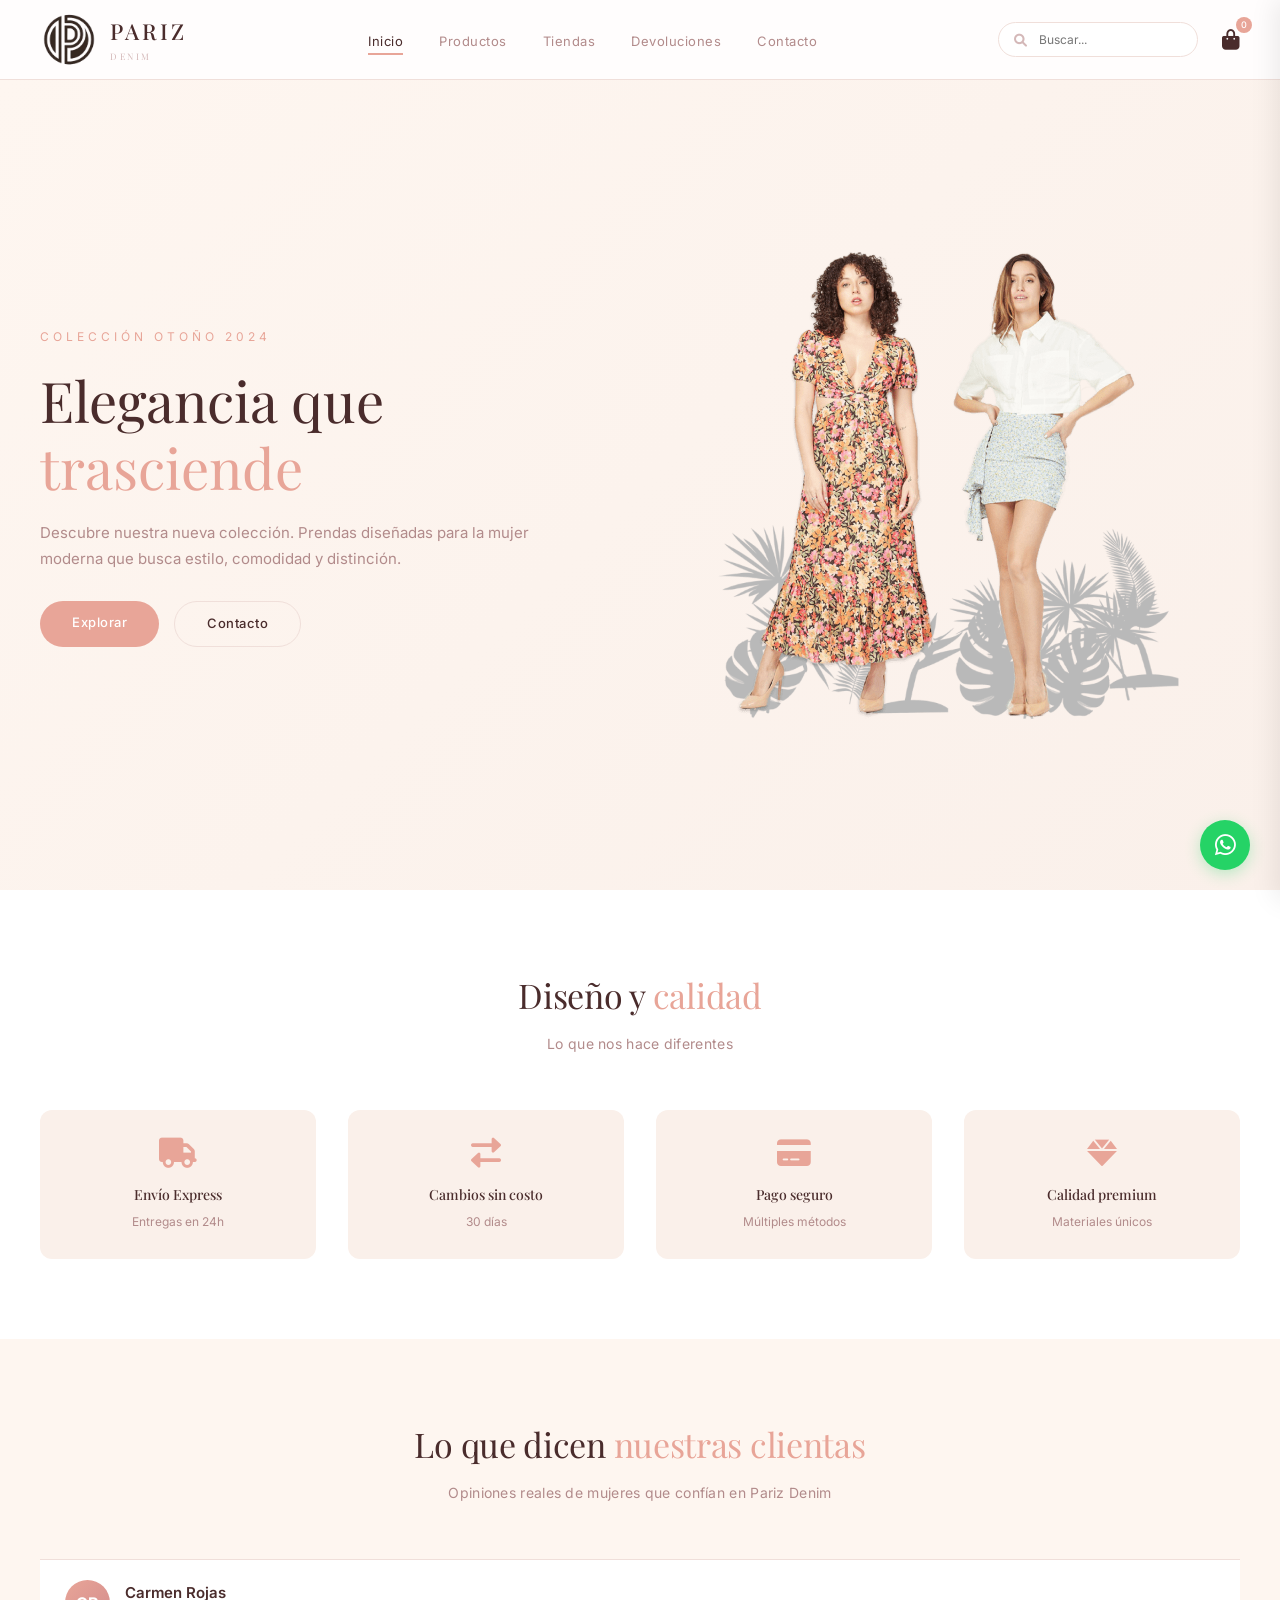
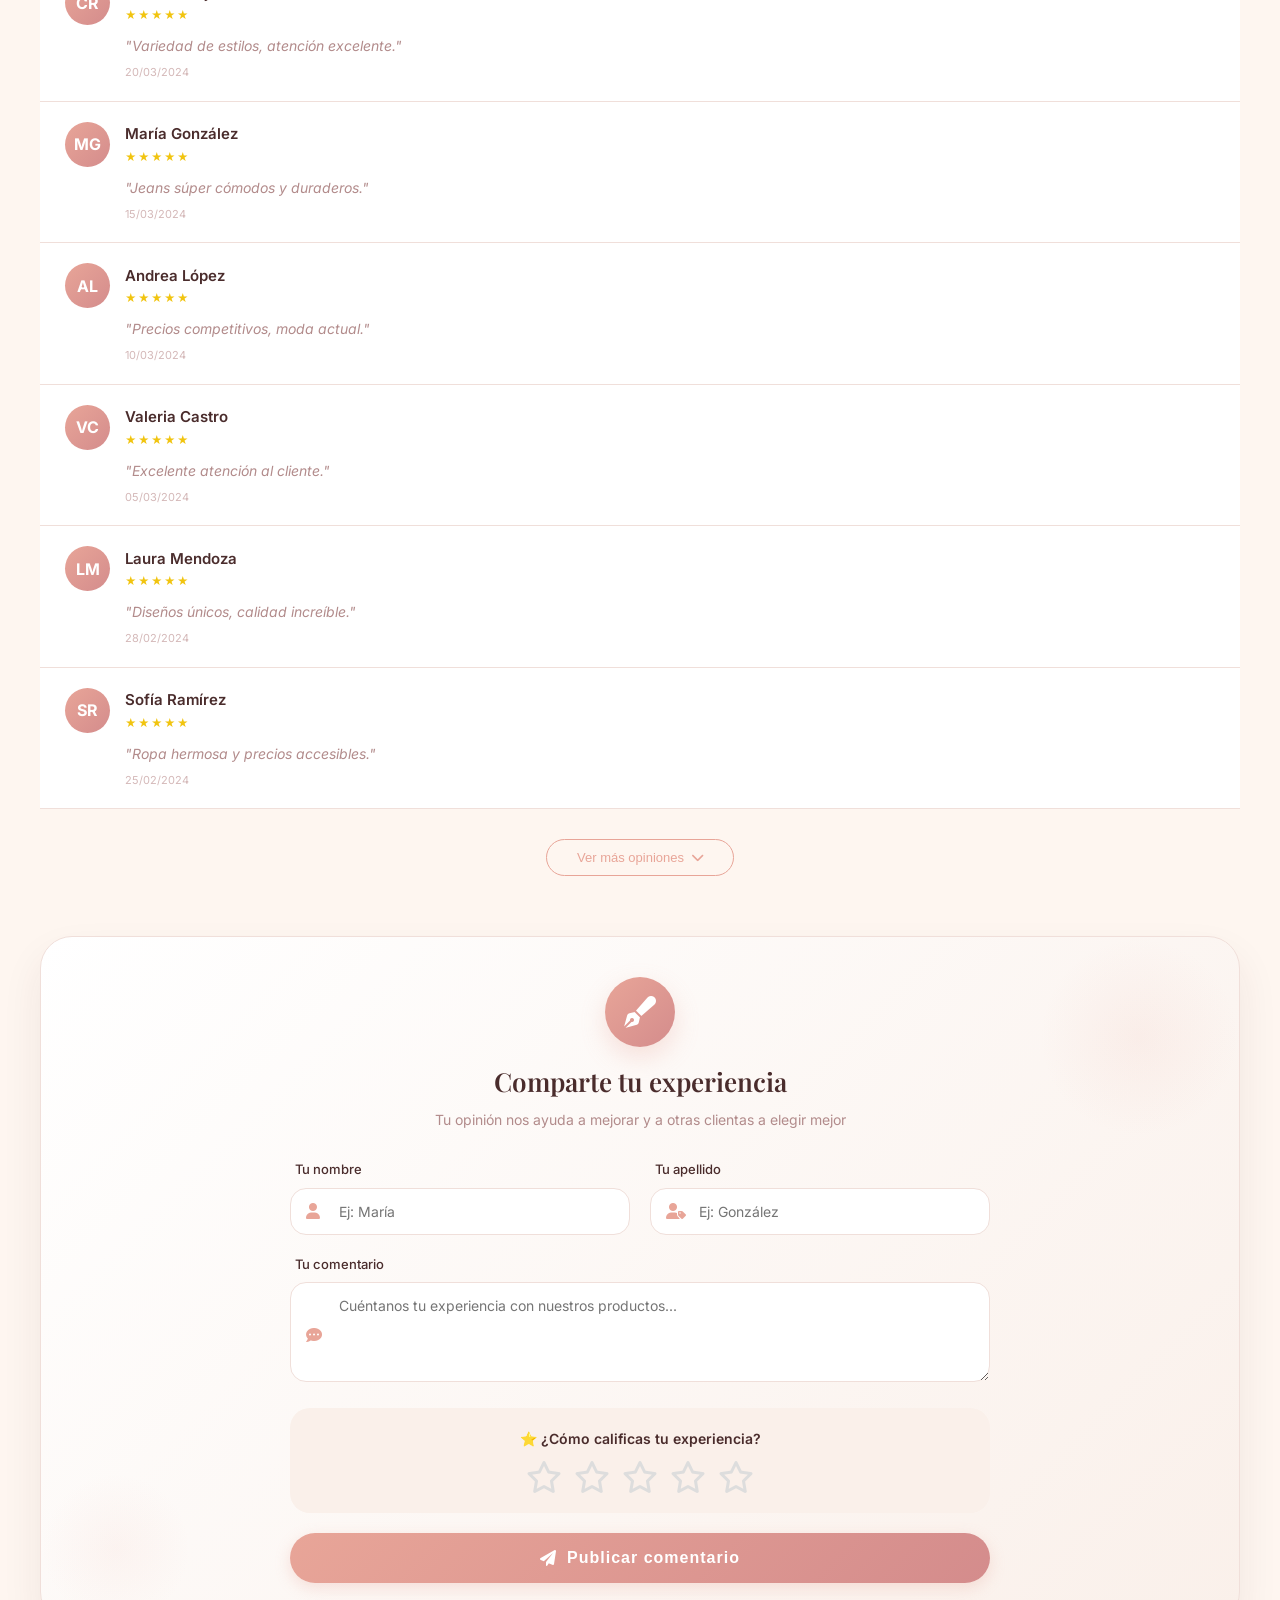
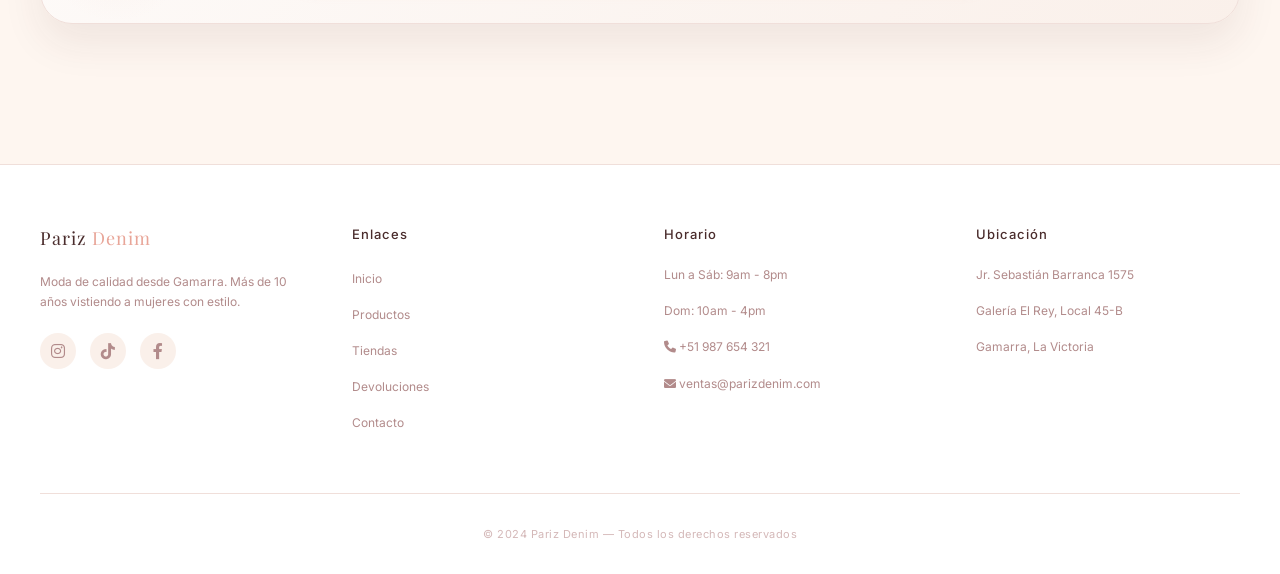
<file: index.html>
<!DOCTYPE html>
<html lang="es">
<head>
    <meta charset="UTF-8">
    <meta name="viewport" content="width=device-width, initial-scale=1.0">
    <title>Pariz Denim | Tienda de Ropa para Mujer - Gamarra</title>
    <meta name="description" content="Pariz Denim - Tienda de ropa para mujer en Gamarra, La Victoria. Jeans, blusas, tops, chalecos y más. Moda peruana de calidad.">
    <meta name="keywords" content="pariz denim, ropa mujer, gamarra, jeans, blusas, moda peruana, tienda ropa, la victoria">
    <meta name="author" content="Pariz Denim">
    <meta name="robots" content="index, follow">
    <link rel="icon" type="image/JPG" href="imagen/Logo_Principal.JPG">
    <link rel="stylesheet" href="css/style.css">
    <link rel="stylesheet" href="https://cdnjs.cloudflare.com/ajax/libs/font-awesome/6.0.0/css/all.min.css">
</head>
<body>

<a href="https://wa.me/51987654321" class="whatsapp-float" target="_blank">
    <i class="fab fa-whatsapp"></i>
</a>

<header class="header">
    <div class="container">
        <div class="header-inner">
            <div class="logo">
                <img src="imagen/Logo_Principal.JPG" alt="Pariz Denim" class="logo-img" onerror="this.src='https://placehold.co/60x60/f0f0f0/ccc?text=P'">
                <div class="logo-text">
                    <h1>PARIZ</h1>
                    <p>DENIM</p>
                </div>
            </div>
            <nav class="nav-menu">
                <ul>
                    <li><a href="index.html" class="active">Inicio</a></li>
                    <li><a href="productos.html">Productos</a></li>
                    <li><a href="tiendas.html">Tiendas</a></li>
                    <li><a href="devoluciones.html">Devoluciones</a></li>
                    <li><a href="contacto.html">Contacto</a></li>
                </ul>
            </nav>
            <div class="header-icons">
                <div class="search-bar">
                    <i class="fas fa-search"></i>
                    <input type="text" id="searchInput" placeholder="Buscar...">
                </div>
                <div class="cart-icon" id="cartIcon">
                    <i class="fas fa-shopping-bag"></i>
                    <span class="cart-count" id="cartCount">0</span>
                </div>
                <div class="mobile-menu-btn">
                    <i class="fas fa-bars"></i>
                </div>
            </div>
        </div>
    </div>
</header>

<!-- HERO SECTION -->
<section class="hero">
    <div class="hero-container">
        <div class="hero-text">
            <span class="hero-badge">COLECCIÓN OTOÑO 2024</span>
            <h1 class="hero-title">Elegancia que <span class="hero-highlight">trasciende</span></h1>
            <p class="hero-description">Descubre nuestra nueva colección. Prendas diseñadas para la mujer moderna que busca estilo, comodidad y distinción.</p>
            <div class="hero-buttons">
                <a href="productos.html" class="btn-hero btn-hero-primary">Explorar</a>
                <a href="contacto.html" class="btn-hero btn-hero-outline">Contacto</a>
            </div>
        </div>
        <div class="hero-image">
            <img src="imagen/imagenprincipal.JPG" alt="Pariz Denim Modelo" onerror="this.src='https://placehold.co/500x500/faf0ea/d48c8c?text=Pariz+Denim'">
        </div>
    </div>
</section>

<!-- FEATURES SECTION -->
<section class="features">
    <div class="container">
        <div class="section-header">
            <h2>Diseño y <span>calidad</span></h2>
            <p>Lo que nos hace diferentes</p>
        </div>
        <div class="features-grid">
            <div class="feature-card">
                <i class="fas fa-truck"></i>
                <h3>Envío Express</h3>
                <p>Entregas en 24h</p>
            </div>
            <div class="feature-card">
                <i class="fas fa-exchange-alt"></i>
                <h3>Cambios sin costo</h3>
                <p>30 días</p>
            </div>
            <div class="feature-card">
                <i class="fas fa-credit-card"></i>
                <h3>Pago seguro</h3>
                <p>Múltiples métodos</p>
            </div>
            <div class="feature-card">
                <i class="fas fa-gem"></i>
                <h3>Calidad premium</h3>
                <p>Materiales únicos</p>
            </div>
        </div>
    </div>
</section>

<!-- TESTIMONIALS SECTION -->
<section class="testimonials">
    <div class="container">
        <div class="section-header">
            <h2>Lo que dicen <span>nuestras clientas</span></h2>
            <p>Opiniones reales de mujeres que confían en Pariz Denim</p>
        </div>
        
        <!-- Grid de testimonios (se llena con JavaScript) -->
        <div class="testimonials-grid" id="testimonialsGrid"></div>

        <!-- Botones Ver más / Ver menos -->
        <div class="testimonial-actions">
            <button class="btn-more-testimonials" id="btnMoreTestimonials">Ver más opiniones <i class="fas fa-chevron-down"></i></button>
            <button class="btn-less-testimonials" id="btnLessTestimonials" style="display: none;">Ver menos <i class="fas fa-chevron-up"></i></button>
        </div>

        <!-- FORMULARIO MODERNO -->
        <div class="add-review-section">
            <div class="add-review-container">
                <div class="review-header">
                    <div class="review-icon">
                        <i class="fas fa-pen-fancy"></i>
                    </div>
                    <h3>Comparte tu experiencia</h3>
                    <p>Tu opinión nos ayuda a mejorar y a otras clientas a elegir mejor</p>
                </div>
                
                <form id="reviewFormModern" class="review-form-modern">
                    <div class="row-2-modern">
                        <div class="input-group-modern">
                            <label>Tu nombre</label>
                            <div class="input-icon">
                                <i class="fas fa-user"></i>
                                <input type="text" id="reviewNameModern" placeholder="Ej: María" required>
                            </div>
                        </div>
                        <div class="input-group-modern">
                            <label>Tu apellido</label>
                            <div class="input-icon">
                                <i class="fas fa-user-tag"></i>
                                <input type="text" id="reviewLastNameModern" placeholder="Ej: González" required>
                            </div>
                        </div>
                    </div>
                    
                    <div class="input-group-modern">
                        <label>Tu comentario</label>
                        <div class="input-icon">
                            <i class="fas fa-comment-dots"></i>
                            <textarea id="reviewCommentModern" rows="3" placeholder="Cuéntanos tu experiencia con nuestros productos..."></textarea>
                        </div>
                    </div>
                    
                    <div class="rating-modern">
                        <label>⭐ ¿Cómo calificas tu experiencia?</label>
                        <div class="stars-rating-modern" id="starsRatingModern">
                            <i class="far fa-star" data-value="1"></i>
                            <i class="far fa-star" data-value="2"></i>
                            <i class="far fa-star" data-value="3"></i>
                            <i class="far fa-star" data-value="4"></i>
                            <i class="far fa-star" data-value="5"></i>
                        </div>
                        <input type="hidden" id="reviewRatingModern" value="0">
                    </div>
                    
                    <button type="submit" class="btn-submit-modern">
                        <i class="fas fa-paper-plane"></i> Publicar comentario
                    </button>
                    
                    <div class="success-message" id="successMessage">
                        <i class="fas fa-check-circle"></i>
                        <span>¡Gracias por tu comentario! Ha sido publicado exitosamente.</span>
                    </div>
                </form>
            </div>
        </div>
    </div>
</section>

<footer class="footer">
    <div class="container">
        <div class="footer-content">
            <div class="footer-section">
                <h3>Pariz <span>Denim</span></h3>
                <p>Moda de calidad desde Gamarra. Más de 10 años vistiendo a mujeres con estilo.</p>
                <div class="social-links">
                    <a href="#"><i class="fab fa-instagram"></i></a>
                    <a href="#"><i class="fab fa-tiktok"></i></a>
                    <a href="#"><i class="fab fa-facebook-f"></i></a>
                </div>
            </div>
            <div class="footer-section">
                <h4>Enlaces</h4>
                <ul>
                    <li><a href="index.html">Inicio</a></li>
                    <li><a href="productos.html">Productos</a></li>
                    <li><a href="tiendas.html">Tiendas</a></li>
                    <li><a href="devoluciones.html">Devoluciones</a></li>
                    <li><a href="contacto.html">Contacto</a></li>
                </ul>
            </div>
            <div class="footer-section">
                <h4>Horario</h4>
                <p>Lun a Sáb: 9am - 8pm</p>
                <p>Dom: 10am - 4pm</p>
                <p><i class="fas fa-phone"></i> +51 987 654 321</p>
                <p><i class="fas fa-envelope"></i> ventas@parizdenim.com</p>
            </div>
            <div class="footer-section">
                <h4>Ubicación</h4>
                <p>Jr. Sebastián Barranca 1575</p>
                <p>Galería El Rey, Local 45-B</p>
                <p>Gamarra, La Victoria</p>
            </div>
        </div>
        <div class="footer-bottom">
            <p>© 2024 Pariz Denim — Todos los derechos reservados</p>
        </div>
    </div>
</footer>

<!-- Cart Sidebar -->
<div class="cart-sidebar" id="cartSidebar">
    <div class="cart-header">
        <h3><i class="fas fa-shopping-bag"></i> Carrito</h3>
        <button class="close-cart"><i class="fas fa-times"></i></button>
    </div>
    <div class="cart-items" id="cartItems">
        <div class="empty-cart"><i class="fas fa-shopping-cart"></i><p>Tu carrito está vacío</p></div>
    </div>
    <div class="cart-footer">
        <div class="cart-total"><span>Total</span><span id="cartTotal">S/ 0.00</span></div>
        <button class="btn-checkout" id="checkoutBtn">Finalizar compra</button>
    </div>
</div>

<div class="modal" id="checkoutModal">
    <div class="modal-content">
        <div class="modal-header">
            <h3>Finalizar pedido</h3>
            <button class="close-modal"><i class="fas fa-times"></i></button>
        </div>
        <form id="checkoutForm">
            <div class="form-row">
                <div class="form-group"><label>Nombre</label><input type="text" id="nombre" required></div>
                <div class="form-group"><label>Apellido</label><input type="text" id="apellido" required></div>
            </div>
            <div class="form-group"><label>Email</label><input type="email" id="email" required></div>
            <div class="form-row">
                <div class="form-group"><label>Teléfono</label><input type="tel" id="telefono" required></div>
                <div class="form-group"><label>Método de pago</label>
                    <select id="metodoPago" required>
                        <option value="">Seleccionar</option>
                        <option value="efectivo">Efectivo</option>
                        <option value="tarjeta">Tarjeta</option>
                        <option value="yape">Yape</option>
                        <option value="plin">Plin</option>
                    </select>
                </div>
            </div>
            <div class="form-group"><label>Dirección</label><textarea id="direccion" rows="2" required></textarea></div>
            <button type="submit" class="btn-submit-order">Confirmar</button>
        </form>
    </div>
</div>

<div id="toast" class="toast"></div>

<script src="js/script.js"></script>
</body>
</html>
</file>
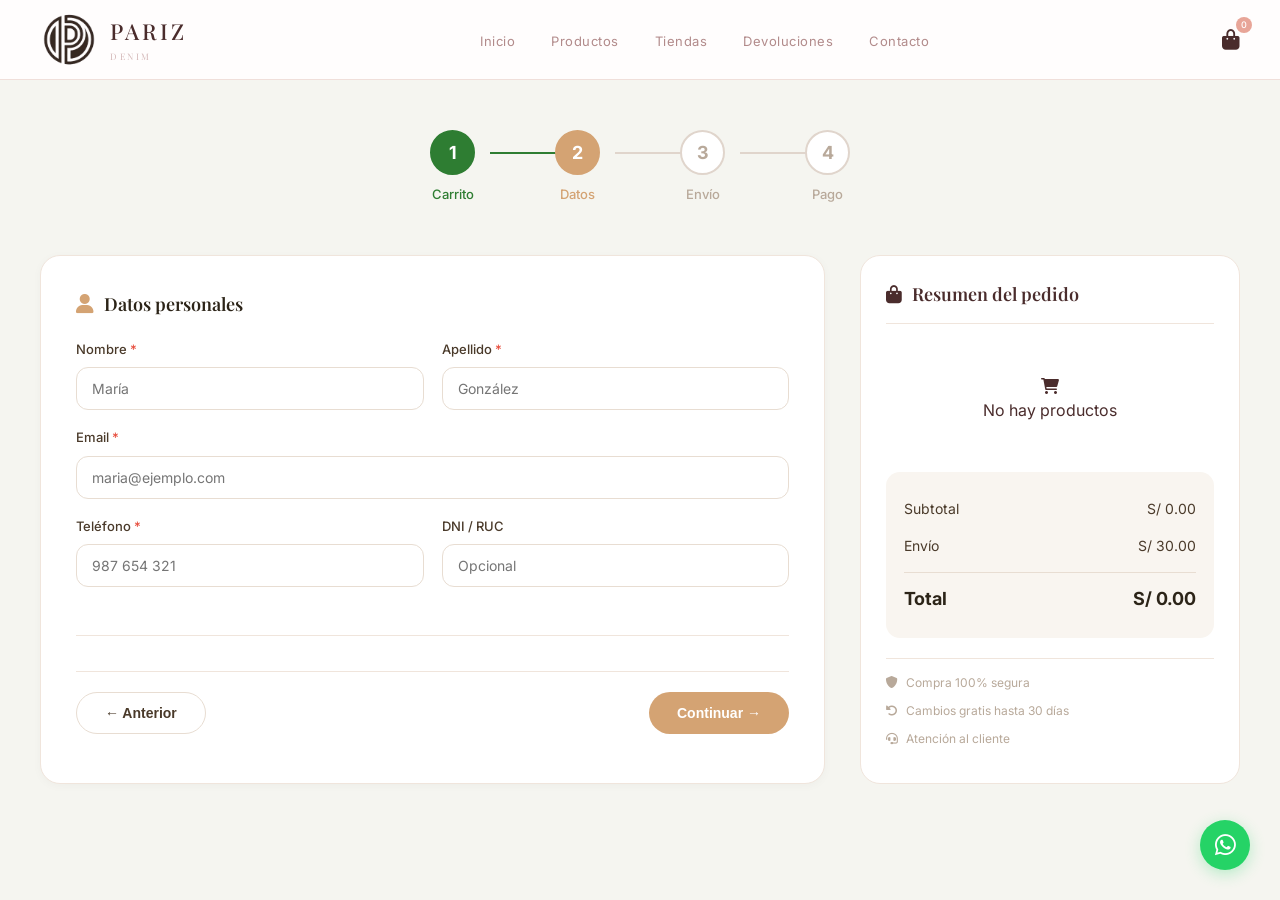
<file: checkout.html>
<!DOCTYPE html>
<html lang="es">
<head>
    <meta charset="UTF-8">
    <meta name="viewport" content="width=device-width, initial-scale=1.0">
    <title>Pariz Denim | Finalizar Pedido</title>
    <meta name="description" content="Finaliza tu pedido en Pariz Denim. Pago seguro con múltiples métodos.">
    <meta name="keywords" content="pariz denim, checkout, finalizar pedido, pago seguro">
    <meta name="author" content="Pariz Denim">
    <meta name="robots" content="noindex, nofollow">
    <link rel="icon" type="image/JPG" href="imagen/Logo_Principal.JPG">
    <link rel="stylesheet" href="css/style.css">
    <link rel="stylesheet" href="css/checkout.css">
    <link rel="stylesheet" href="https://cdnjs.cloudflare.com/ajax/libs/font-awesome/6.0.0/css/all.min.css">
</head>
<body>

<a href="https://wa.me/51987654321" class="whatsapp-float" target="_blank">
    <i class="fab fa-whatsapp"></i>
</a>

<header class="header">
    <div class="container">
        <div class="header-inner">
            <div class="logo">
                <img src="imagen/Logo_Principal.JPG" alt="Pariz Denim" class="logo-img" onerror="this.src='https://placehold.co/60x60/f0f0f0/ccc?text=P'">
                <div class="logo-text">
                    <h1>PARIZ</h1>
                    <p>DENIM</p>
                </div>
            </div>
            <nav class="nav-menu">
                <ul>
                    <li><a href="index.html">Inicio</a></li>
                    <li><a href="productos.html">Productos</a></li>
                    <li><a href="tiendas.html">Tiendas</a></li>
                    <li><a href="devoluciones.html">Devoluciones</a></li>
                    <li><a href="contacto.html">Contacto</a></li>
                </ul>
            </nav>
            <div class="header-icons">
                <div class="cart-icon" id="cartIcon">
                    <i class="fas fa-shopping-bag"></i>
                    <span class="cart-count" id="cartCount">0</span>
                </div>
                <div class="mobile-menu-btn">
                    <i class="fas fa-bars"></i>
                </div>
            </div>
        </div>
    </div>
</header>

<div class="checkout-wrapper">
    <div class="checkout-container">
        
        <!-- Progress Steps -->
        <div class="checkout-steps">
            <div class="step" data-step="1">
                <div class="step-number">1</div>
                <span>Carrito</span>
            </div>
            <div class="step active" data-step="2">
                <div class="step-number">2</div>
                <span>Datos</span>
            </div>
            <div class="step" data-step="3">
                <div class="step-number">3</div>
                <span>Envío</span>
            </div>
            <div class="step" data-step="4">
                <div class="step-number">4</div>
                <span>Pago</span>
            </div>
        </div>

        <div class="checkout-grid">
            <div class="checkout-form">
                <!-- STEP 1: Carrito -->
                <div class="step-content" id="step1">
                    <div class="form-section">
                        <h3><i class="fas fa-shopping-cart"></i> Tu carrito</h3>
                        <div class="order-items" id="step1Items">
                            <div style="text-align:center; padding:30px;">
                                <i class="fas fa-spinner fa-spin"></i>
                                <p>Cargando productos...</p>
                            </div>
                        </div>
                    </div>
                    <div class="step-buttons">
                        <button class="btn-prev" disabled style="visibility: hidden;">Anterior</button>
                        <button class="btn-next" data-next="2">Continuar →</button>
                    </div>
                </div>

                <!-- STEP 2: Datos personales -->
                <div class="step-content active" id="step2">
                    <div class="form-section">
                        <h3><i class="fas fa-user"></i> Datos personales</h3>
                        <div class="form-row-2">
                            <div class="form-group">
                                <label>Nombre <span class="required">*</span></label>
                                <input type="text" id="nombre" placeholder="María" required>
                            </div>
                            <div class="form-group">
                                <label>Apellido <span class="required">*</span></label>
                                <input type="text" id="apellido" placeholder="González" required>
                            </div>
                        </div>
                        <div class="form-group">
                            <label>Email <span class="required">*</span></label>
                            <input type="email" id="email" placeholder="maria@ejemplo.com" required>
                        </div>
                        <div class="form-row-2">
                            <div class="form-group">
                                <label>Teléfono <span class="required">*</span></label>
                                <input type="tel" id="telefono" placeholder="987 654 321" required>
                            </div>
                            <div class="form-group">
                                <label>DNI / RUC</label>
                                <input type="text" id="documento" placeholder="Opcional">
                            </div>
                        </div>
                    </div>
                    <div class="step-buttons">
                        <button class="btn-prev" data-prev="1">← Anterior</button>
                        <button class="btn-next" data-next="3">Continuar →</button>
                    </div>
                </div>

                <!-- STEP 3: Envío -->
                <div class="step-content" id="step3">
                    <div class="form-section">
                        <h3><i class="fas fa-truck"></i> Tipo de entrega</h3>
                        <div class="delivery-options" id="deliveryOptions">
                            <div class="delivery-option selected" data-delivery="delivery">
                                <div class="delivery-radio">
                                    <input type="radio" name="deliveryType" id="deliveryHome" value="delivery" checked>
                                    <label for="deliveryHome">🚚 Envío a domicilio</label>
                                </div>
                                <div class="delivery-cost">
                                    <span class="cost-value">S/ 30.00</span>
                                    <span class="cost-note">(Entrega en 24-48 horas)</span>
                                </div>
                                <div class="delivery-details" id="deliveryDetails">
                                    <div class="form-group">
                                        <label>Dirección <span class="required">*</span></label>
                                        <input type="text" id="direccion" placeholder="Calle, número, urbanización" required>
                                    </div>
                                    <div class="form-row-2">
                                        <div class="form-group">
                                            <label>Distrito <span class="required">*</span></label>
                                            <input type="text" id="distrito" placeholder="La Victoria" required>
                                        </div>
                                        <div class="form-group">
                                            <label>Ciudad</label>
                                            <input type="text" id="ciudad" value="Lima" required>
                                        </div>
                                    </div>
                                    <div class="form-group">
                                        <label>Referencia</label>
                                        <textarea id="referencia" rows="2" placeholder="Referencia (opcional)"></textarea>
                                    </div>
                                </div>
                            </div>
                            <div class="delivery-option" data-delivery="pickup">
                                <div class="delivery-radio">
                                    <input type="radio" name="deliveryType" id="storePickup" value="pickup">
                                    <label for="storePickup">🏬 Recojo en tienda</label>
                                </div>
                                <div class="delivery-cost">
                                    <span class="cost-value">S/ 0.00</span>
                                    <span class="cost-note">(Sin costo de envío)</span>
                                </div>
                                <div class="delivery-details" id="pickupDetails" style="display: none;">
                                    <div class="form-group">
                                        <label>Selecciona tu tienda <span class="required">*</span></label>
                                        <select id="tienda">
                                            <option value="">Seleccionar tienda</option>
                                            <option value="Tienda Principal - La Victoria (Jr. Sebastián Barranca 1575)">🏬 Tienda Principal - La Victoria</option>
                                            <option value="Sucursal La Victoria (Agustín Gamarra 906)">🏬 Sucursal La Victoria</option>
                                            <option value="Sucursal Lince (Av. Arequipa 2250)">🏬 Sucursal Lince</option>
                                        </select>
                                    </div>
                                    <div class="payment-note" style="margin-top: 12px;">
                                        <i class="fas fa-clock"></i>
                                        <span>Horario: Lun-Sáb 9am-8pm, Dom 10am-4pm</span>
                                    </div>
                                    <div class="payment-note" style="margin-top: 8px;">
                                        <i class="fas fa-id-card"></i>
                                        <span>Presenta tu DNI y número de pedido</span>
                                    </div>
                                </div>
                            </div>
                        </div>
                    </div>
                    <div class="step-buttons">
                        <button class="btn-prev" data-prev="2">← Anterior</button>
                        <button class="btn-next" data-next="4">Continuar →</button>
                    </div>
                </div>

                <!-- STEP 4: Pago -->
                <div class="step-content" id="step4">
                    <div class="form-section">
                        <h3><i class="fas fa-credit-card"></i> Método de pago</h3>
                        <div class="payment-methods" id="paymentMethods">
                            <!-- Tarjeta -->
                            <div class="payment-card" data-payment="tarjeta">
                                <div class="payment-header">
                                    <input type="radio" name="payment" id="paymentTarjeta" value="tarjeta">
                                    <label for="paymentTarjeta">Tarjeta de crédito/débito</label>
                                    <div class="payment-icons">
                                        <i class="fab fa-cc-visa"></i>
                                        <i class="fab fa-cc-mastercard"></i>
                                        <i class="fab fa-cc-amex"></i>
                                    </div>
                                </div>
                                <div class="payment-content">
                                    <div class="form-group">
                                        <label>Número de tarjeta</label>
                                        <div class="card-input-wrapper">
                                            <input type="text" id="cardNumber" placeholder="1234 5678 9012 3456" maxlength="19">
                                            <i class="far fa-credit-card"></i>
                                        </div>
                                    </div>
                                    <div class="card-row">
                                        <div class="form-group">
                                            <label>Fecha expiración</label>
                                            <input type="text" id="cardExpiry" placeholder="MM/AA" maxlength="5">
                                        </div>
                                        <div class="form-group">
                                            <label>CVV</label>
                                            <input type="text" id="cardCvv" placeholder="123" maxlength="4">
                                        </div>
                                    </div>
                                    <div class="form-group">
                                        <label>Nombre del titular</label>
                                        <input type="text" id="cardHolder" placeholder="Como aparece en la tarjeta">
                                    </div>
                                    <div class="form-group">
                                        <label>Número de cuotas</label>
                                        <select id="cuotas">
                                            <option value="1">1 cuota sin intereses</option>
                                            <option value="3">3 cuotas sin intereses</option>
                                            <option value="6">6 cuotas sin intereses</option>
                                            <option value="12">12 cuotas con intereses</option>
                                        </select>
                                    </div>
                                </div>
                            </div>

                            <!-- Yape -->
                            <div class="payment-card" data-payment="yape">
                                <div class="payment-header">
                                    <input type="radio" name="payment" id="paymentYape" value="yape">
                                    <label for="paymentYape">Yape</label>
                                    <div class="payment-icons">
                                        <i class="fas fa-mobile-alt"></i>
                                        <span class="payment-badge">Rápido y seguro</span>
                                    </div>
                                </div>
                                <div class="payment-content">
                                    <p class="payment-note" style="margin-bottom: 15px;">Para finalizar la compra, ingresa tu celular y el código de aprobación.</p>
                                    <div class="form-row-2">
                                        <div class="form-group">
                                            <label>Celular</label>
                                            <div class="phone-input">
                                                <span class="phone-code">+51</span>
                                                <input type="tel" id="yapePhone" placeholder="9 8765 4321">
                                            </div>
                                        </div>
                                        <div class="form-group">
                                            <label>Código de aprobación</label>
                                            <div class="code-input">
                                                <input type="text" id="yapeCode" placeholder="6 dígitos" maxlength="6">
                                                <button type="button" id="sendYapeCode" class="btn-send-code">Enviar</button>
                                            </div>
                                        </div>
                                    </div>
                                    <div class="payment-note">
                                        <i class="fas fa-info-circle"></i>
                                        <span>El código es válido por 2 minutos</span>
                                    </div>
                                    <div class="bank-info">
                                        <div class="bank-detail"><span class="bank-label">🏢 Empresa:</span> Pariz Denim EIRL</div>
                                    </div>
                                </div>
                            </div>

                            <!-- Plin -->
                            <div class="payment-card" data-payment="plin">
                                <div class="payment-header">
                                    <input type="radio" name="payment" id="paymentPlin" value="plin">
                                    <label for="paymentPlin">Plin</label>
                                    <div class="payment-icons">
                                        <i class="fas fa-mobile-alt"></i>
                                        <span class="payment-badge">BCP, BBVA, Interbank</span>
                                    </div>
                                </div>
                                <div class="payment-content">
                                    <p class="payment-note" style="margin-bottom: 15px;">Para finalizar la compra, ingresa tu celular y el código de aprobación.</p>
                                    <div class="form-row-2">
                                        <div class="form-group">
                                            <label>Celular</label>
                                            <div class="phone-input">
                                                <span class="phone-code">+51</span>
                                                <input type="tel" id="plinPhone" placeholder="9 8765 4321">
                                            </div>
                                        </div>
                                        <div class="form-group">
                                            <label>Código de aprobación</label>
                                            <div class="code-input">
                                                <input type="text" id="plinCode" placeholder="6 dígitos" maxlength="6">
                                                <button type="button" id="sendPlinCode" class="btn-send-code">Enviar</button>
                                            </div>
                                        </div>
                                    </div>
                                    <div class="payment-note">
                                        <i class="fas fa-info-circle"></i>
                                        <span>El código es válido por 2 minutos</span>
                                    </div>
                                    <div class="bank-info">
                                        <div class="bank-detail"><span class="bank-label">🏢 Empresa:</span> Pariz Denim EIRL</div>
                                    </div>
                                </div>
                            </div>

                            <!-- Efectivo -->
                            <div class="payment-card" data-payment="efectivo">
                                <div class="payment-header">
                                    <input type="radio" name="payment" id="paymentEfectivo" value="efectivo">
                                    <label for="paymentEfectivo">Efectivo</label>
                                    <div class="payment-icons">
                                        <i class="fas fa-money-bill-wave"></i>
                                        <span class="payment-badge">Pago al recibir</span>
                                    </div>
                                </div>
                                <div class="payment-content">
                                    <div class="cash-info">
                                        <div class="form-group">
                                            <label>¿Con cuánto pagarás?</label>
                                            <div class="cash-input-group">
                                                <span class="currency">S/</span>
                                                <input type="number" id="cashAmount" placeholder="0.00" step="10" min="0">
                                            </div>
                                            <div class="change-info" id="changeInfo" style="display: none;">
                                                <i class="fas fa-calculator"></i>
                                                <span>Vuelto: <strong id="changeAmount">S/ 0.00</strong></span>
                                            </div>
                                        </div>
                                        <div class="cash-warning">
                                            <i class="fas fa-exclamation-triangle"></i>
                                            <span>Aceptamos billetes de S/10, S/20, S/50, S/100. El repartidor llevará cambio limitado.</span>
                                        </div>
                                    </div>
                                </div>
                            </div>
                        </div>
                    </div>
                    <div class="step-buttons">
                        <button class="btn-prev" data-prev="3">← Anterior</button>
                        <button class="btn-next btn-confirm-order" id="confirmOrderBtn" style="background: #2e7d32;">Confirmar pedido ✓</button>
                    </div>
                </div>
            </div>

            <!-- Resumen del pedido (siempre visible) -->
            <div class="order-summary">
                <h3><i class="fas fa-shopping-bag"></i> Resumen del pedido</h3>
                <div class="order-items" id="orderItems">
                    <div style="text-align:center; padding:30px;">
                        <i class="fas fa-spinner fa-spin"></i>
                        <p>Cargando...</p>
                    </div>
                </div>
                <div class="cost-summary">
                    <div class="cost-row">
                        <span>Subtotal</span>
                        <span id="subtotal">S/ 0.00</span>
                    </div>
                    <div class="cost-row" id="shippingRow">
                        <span>Envío</span>
                        <span id="shippingCost">S/ 30.00</span>
                    </div>
                    <div class="cost-row total">
                        <span>Total</span>
                        <span id="total">S/ 0.00</span>
                    </div>
                </div>
                <div class="benefits">
                    <p><i class="fas fa-shield-alt"></i> Compra 100% segura</p>
                    <p><i class="fas fa-undo-alt"></i> Cambios gratis hasta 30 días</p>
                    <p><i class="fas fa-headset"></i> Atención al cliente</p>
                </div>
            </div>
        </div>
    </div>
</div>

<!-- Modal de éxito -->
<div class="success-modal" id="successModal">
    <div class="success-content">
        <i class="fas fa-check-circle"></i>
        <h2>¡Pedido confirmado!</h2>
        <p>Hemos recibido tu pedido correctamente.</p>
        <div class="order-code">
            <strong id="orderCode">#PARIZ-000000</strong>
        </div>
        <div id="successDetails" style="margin: 15px 0; text-align: left; font-size: 13px;"></div>
        <button class="btn-continue" onclick="window.location.href='productos.html'">Seguir comprando</button>
    </div>
</div>

<script>
    // ========== CARGAR CARRITO ==========
    let cart = [];

    function cargarCarrito() {
        const guardado = localStorage.getItem('pariz_carrito');
        if (guardado) {
            cart = JSON.parse(guardado);
        }
        actualizarResumen();
        actualizarStep1();
        actualizarContadorCarrito();
    }

    function actualizarContadorCarrito() {
        const cartCount = document.getElementById('cartCount');
        if (cartCount) {
            const totalItems = cart.reduce((sum, item) => sum + item.cantidad, 0);
            cartCount.textContent = totalItems;
        }
    }

    function actualizarStep1() {
        const step1Items = document.getElementById('step1Items');
        if (!step1Items) return;
        
        if (cart.length === 0) {
            step1Items.innerHTML = '<div style="text-align:center; padding:30px;"><i class="fas fa-shopping-cart"></i><p>No hay productos</p><a href="productos.html" style="display:inline-block; margin-top:15px; padding:10px 20px; background:#d4a373; color:white; border-radius:30px; text-decoration:none;">Ir a comprar</a></div>';
            return;
        }
        
        let html = '';
        for (let i = 0; i < cart.length; i++) {
            const item = cart[i];
            html += `
                <div class="order-item">
                    <div class="order-item-img"><i class="fas fa-tshirt"></i></div>
                    <div class="order-item-info">
                        <h4>${item.nombre}</h4>
                        <p>Talla: ${item.talla} | Color: ${item.color}</p>
                        <p>Cantidad: ${item.cantidad}</p>
                    </div>
                    <div class="order-item-price">S/ ${(item.precio * item.cantidad).toFixed(2)}</div>
                </div>
            `;
        }
        step1Items.innerHTML = html;
    }

    function actualizarResumen() {
        const orderItemsDiv = document.getElementById('orderItems');
        
        if (cart.length === 0) {
            orderItemsDiv.innerHTML = '<div style="text-align:center; padding:30px;"><i class="fas fa-shopping-cart"></i><p>No hay productos</p></div>';
            document.getElementById('subtotal').textContent = 'S/ 0.00';
            document.getElementById('total').textContent = 'S/ 0.00';
            return;
        }
        
        let html = '';
        let subtotal = 0;
        
        for (let i = 0; i < cart.length; i++) {
            const item = cart[i];
            subtotal += item.precio * item.cantidad;
            html += `
                <div class="order-item">
                    <div class="order-item-img">${item.imagen ? `<img src="${item.imagen}" alt="${item.nombre}" style="width:100%;height:100%;object-fit:cover;border-radius:12px;" onerror="this.innerHTML='<i class=\'fas fa-tshirt\'></i>'">` : '<i class="fas fa-tshirt"></i>'}</div>
                    <div class="order-item-info">
                        <h4>${item.nombre}</h4>
                        <p>Talla: ${item.talla} | Color: ${item.color}</p>
                        <p>Cantidad: ${item.cantidad}</p>
                    </div>
                    <div class="order-item-price">S/ ${(item.precio * item.cantidad).toFixed(2)}</div>
                </div>
            `;
        }
        
        orderItemsDiv.innerHTML = html;
        
        const deliveryRadio = document.querySelector('input[name="deliveryType"]:checked');
        const envio = (deliveryRadio && deliveryRadio.value === 'delivery') ? 30 : 0;
        const total = subtotal + envio;
        
        document.getElementById('subtotal').textContent = `S/ ${subtotal.toFixed(2)}`;
        document.getElementById('shippingCost').innerHTML = envio === 0 ? 'S/ 0.00' : `S/ ${envio.toFixed(2)}`;
        document.getElementById('total').textContent = `S/ ${total.toFixed(2)}`;
        
        // Actualizar vuelto si estamos en paso 4
        if (document.getElementById('step4').classList.contains('active')) {
            setTimeout(calcularVuelto, 100);
        }
    }

    // ========== NAVEGACIÓN ==========
    let currentStep = 2;

    function mostrarStep(step) {
        document.querySelectorAll('.step-content').forEach(el => el.classList.remove('active'));
        document.getElementById(`step${step}`).classList.add('active');
        
        document.querySelectorAll('.step').forEach(el => {
            const stepNum = parseInt(el.dataset.step);
            el.classList.remove('active', 'completed');
            if (stepNum < step) el.classList.add('completed');
            else if (stepNum === step) el.classList.add('active');
        });
        
        currentStep = step;
        if (step === 3 || step === 4) actualizarResumen();
    }

    // Event listeners navegación
    document.querySelectorAll('.btn-next').forEach(btn => {
        btn.addEventListener('click', (e) => {
            const nextStep = parseInt(btn.dataset.next);
            if (nextStep) {
                if (currentStep === 2) {
                    const nombre = document.getElementById('nombre')?.value.trim();
                    const apellido = document.getElementById('apellido')?.value.trim();
                    const email = document.getElementById('email')?.value.trim();
                    const telefono = document.getElementById('telefono')?.value.trim();
                    if (!nombre || !apellido || !email || !telefono) {
                        alert('Por favor completa todos los datos personales');
                        return;
                    }
                }
                if (currentStep === 3 && nextStep === 4) {
                    const deliveryType = document.querySelector('input[name="deliveryType"]:checked')?.value;
                    if (deliveryType === 'delivery') {
                        const direccion = document.getElementById('direccion')?.value.trim();
                        const distrito = document.getElementById('distrito')?.value.trim();
                        if (!direccion || !distrito) {
                            alert('Por favor completa la dirección de envío');
                            return;
                        }
                    } else {
                        const tienda = document.getElementById('tienda')?.value;
                        if (!tienda) {
                            alert('Por favor selecciona una tienda');
                            return;
                        }
                    }
                }
                mostrarStep(nextStep);
            }
        });
    });
    
    document.querySelectorAll('.btn-prev').forEach(btn => {
        btn.addEventListener('click', (e) => {
            const prevStep = parseInt(btn.dataset.prev);
            if (prevStep) mostrarStep(prevStep);
        });
    });

    // ========== TIPO DE ENTREGA ==========
    function initDelivery() {
        const options = document.querySelectorAll('.delivery-option');
        const deliveryDetails = document.getElementById('deliveryDetails');
        const pickupDetails = document.getElementById('pickupDetails');
        
        options.forEach(opt => {
            opt.addEventListener('click', function() {
                options.forEach(o => o.classList.remove('selected'));
                this.classList.add('selected');
                const radio = this.querySelector('input[type="radio"]');
                if (radio) radio.checked = true;
                
                if (radio.value === 'delivery') {
                    deliveryDetails.style.display = 'block';
                    pickupDetails.style.display = 'none';
                } else {
                    deliveryDetails.style.display = 'none';
                    pickupDetails.style.display = 'block';
                }
                actualizarResumen();
            });
        });
        
        document.querySelectorAll('input[name="deliveryType"]').forEach(radio => {
            radio.addEventListener('change', function() {
                if (this.checked) {
                    const parent = this.closest('.delivery-option');
                    options.forEach(o => o.classList.remove('selected'));
                    parent.classList.add('selected');
                    actualizarResumen();
                }
            });
        });
    }

    // ========== MÉTODOS DE PAGO ==========
    function initPaymentMethods() {
        const cards = document.querySelectorAll('.payment-card');
        cards.forEach(card => {
            const radio = card.querySelector('input[type="radio"]');
            const header = card.querySelector('.payment-header');
            header.addEventListener('click', () => {
                cards.forEach(c => c.classList.remove('selected'));
                card.classList.add('selected');
                if (radio) radio.checked = true;
            });
            if (radio) {
                radio.addEventListener('change', function() {
                    if (this.checked) {
                        cards.forEach(c => c.classList.remove('selected'));
                        card.classList.add('selected');
                    }
                });
            }
        });
    }

    // ========== FORMATO TARJETA ==========
    const cardNumber = document.getElementById('cardNumber');
    if (cardNumber) {
        cardNumber.addEventListener('input', function(e) {
            let value = this.value.replace(/\D/g, '');
            let formatted = '';
            for (let i = 0; i < value.length; i++) {
                if (i > 0 && i % 4 === 0) formatted += ' ';
                formatted += value[i];
            }
            this.value = formatted.slice(0, 19);
        });
    }
    
    const cardExpiry = document.getElementById('cardExpiry');
    if (cardExpiry) {
        cardExpiry.addEventListener('input', function(e) {
            let value = this.value.replace(/\D/g, '');
            if (value.length >= 2) this.value = value.slice(0, 2) + '/' + value.slice(2, 4);
            else this.value = value;
        });
    }
    
    const cardCvv = document.getElementById('cardCvv');
    if (cardCvv) {
        cardCvv.addEventListener('input', function(e) {
            this.value = this.value.replace(/\D/g, '').slice(0, 4);
        });
    }

    // ========== CÓDIGOS ==========
    document.getElementById('sendYapeCode')?.addEventListener('click', function() {
        const phone = document.getElementById('yapePhone')?.value;
        if (!phone || phone.length < 9) {
            alert('Ingresa un número de celular válido');
            return;
        }
        alert(`✅ Código enviado al número +51 ${phone}`);
    });
    
    document.getElementById('sendPlinCode')?.addEventListener('click', function() {
        const phone = document.getElementById('plinPhone')?.value;
        if (!phone || phone.length < 9) {
            alert('Ingresa un número de celular válido');
            return;
        }
        alert(`✅ Código enviado al número +51 ${phone}`);
    });

    // ========== VUELTO ==========
    const cashAmount = document.getElementById('cashAmount');
    const changeInfo = document.getElementById('changeInfo');
    const changeAmount = document.getElementById('changeAmount');
    
    function calcularVuelto() {
        const totalSpan = document.getElementById('total');
        let total = parseFloat(totalSpan.textContent.replace('S/ ', ''));
        const monto = parseFloat(cashAmount?.value) || 0;
        
        if (monto > 0 && changeInfo) {
            if (monto >= total) {
                changeAmount.textContent = `S/ ${(monto - total).toFixed(2)}`;
                changeInfo.style.display = 'flex';
                changeInfo.style.background = '#e8f5e9';
            } else {
                changeAmount.textContent = `Faltan S/ ${(total - monto).toFixed(2)}`;
                changeInfo.style.display = 'flex';
                changeInfo.style.background = '#fff3cd';
            }
        } else if (changeInfo) {
            changeInfo.style.display = 'none';
        }
    }
    
    if (cashAmount) cashAmount.addEventListener('input', calcularVuelto);

    // ========== GENERAR CÓDIGO ==========
    function generarCodigo() {
        return 'PARIZ-' + Date.now().toString().slice(-6);
    }

    // ========== VALIDAR TARJETA ==========
    function validarTarjeta() {
        const number = document.getElementById('cardNumber')?.value.replace(/\s/g, '');
        if (!number || number.length < 15) {
            alert('Número de tarjeta inválido');
            return false;
        }
        return true;
    }

    // ========== PROCESAR PEDIDO ==========
    document.getElementById('confirmOrderBtn')?.addEventListener('click', function() {
        if (cart.length === 0) {
            alert('El carrito está vacío');
            return;
        }
        
        const nombre = document.getElementById('nombre')?.value.trim();
        const apellido = document.getElementById('apellido')?.value.trim();
        const email = document.getElementById('email')?.value.trim();
        const telefono = document.getElementById('telefono')?.value.trim();
        
        if (!nombre || !apellido || !email || !telefono) {
            alert('Completa todos los datos personales');
            mostrarStep(2);
            return;
        }
        
        const deliveryType = document.querySelector('input[name="deliveryType"]:checked')?.value;
        let direccion = '';
        let tienda = '';
        
        if (deliveryType === 'delivery') {
            const dir = document.getElementById('direccion')?.value.trim();
            const dist = document.getElementById('distrito')?.value.trim();
            if (!dir || !dist) {
                alert('Completa la dirección de envío');
                mostrarStep(3);
                return;
            }
            direccion = `${dir}, ${dist}`;
        } else {
            tienda = document.getElementById('tienda')?.value;
            if (!tienda) {
                alert('Selecciona una tienda');
                mostrarStep(3);
                return;
            }
        }
        
        const metodoPago = document.querySelector('input[name="payment"]:checked')?.value;
        if (!metodoPago) {
            alert('Selecciona un método de pago');
            return;
        }
        
        if (metodoPago === 'tarjeta' && !validarTarjeta()) return;
        
        let subtotal = cart.reduce((sum, i) => sum + (i.precio * i.cantidad), 0);
        let envio = deliveryType === 'delivery' ? 30 : 0;
        let total = subtotal + envio;
        let codigo = generarCodigo();
        
        let mensajePago = '';
        if (metodoPago === 'yape') {
            const phone = document.getElementById('yapePhone')?.value;
            const code = document.getElementById('yapeCode')?.value;
            if (!phone || !code) {
                alert('Completa los datos de Yape');
                return;
            }
            mensajePago = `Yape - Celular: +51 ${phone} - Código: ${code}`;
        } else if (metodoPago === 'plin') {
            const phone = document.getElementById('plinPhone')?.value;
            const code = document.getElementById('plinCode')?.value;
            if (!phone || !code) {
                alert('Completa los datos de Plin');
                return;
            }
            mensajePago = `Plin - Celular: +51 ${phone} - Código: ${code}`;
        } else if (metodoPago === 'efectivo') {
            mensajePago = `Pago en efectivo - Total: S/ ${total.toFixed(2)} - Pagas con S/ ${parseFloat(cashAmount?.value || 0).toFixed(2)}`;
        } else {
            mensajePago = `Tarjeta - ${document.getElementById('cardNumber')?.value.slice(-4)}`;
        }
        
        const pedido = {
            id: Date.now(), codigo: codigo, nombre: nombre, apellido: apellido,
            email: email, telefono: telefono, direccion: direccion, tienda: tienda,
            tipo_entrega: deliveryType, metodo_pago: metodoPago, total: total,
            fecha: new Date().toLocaleString(), productos: cart
        };
        
        let pedidos = JSON.parse(localStorage.getItem('pariz_pedidos') || '[]');
        pedidos.unshift(pedido);
        localStorage.setItem('pariz_pedidos', JSON.stringify(pedidos));
        localStorage.removeItem('pariz_carrito');
        
        document.getElementById('orderCode').textContent = `#${codigo}`;
        document.getElementById('successDetails').innerHTML = `
            <p><strong>Tipo de entrega:</strong> ${deliveryType === 'delivery' ? '🚚 Envío a domicilio' : '🏬 Recojo en tienda'}</p>
            <p><strong>Método de pago:</strong> ${metodoPago.toUpperCase()}</p>
            <p><strong>Total:</strong> S/ ${total.toFixed(2)}</p>
            <p><strong>${mensajePago}</strong></p>
        `;
        document.getElementById('successModal').classList.add('active');
        
        document.getElementById('cartCount').textContent = '0';
        cart = [];
        actualizarResumen();
        actualizarStep1();
    });
    
    document.getElementById('successModal')?.addEventListener('click', function(e) {
        if (e.target === this) this.classList.remove('active');
    });
    
    // Observar cambios
    const totalObserver = new MutationObserver(() => {
        if (cashAmount) calcularVuelto();
    });
    const totalElement = document.getElementById('total');
    if (totalElement) totalObserver.observe(totalElement, { childList: true, characterData: true, subtree: true });
    
    // ========== INICIAR ==========
    cargarCarrito();
    initDelivery();
    initPaymentMethods();
    mostrarStep(2);
</script>

</body>
</html>
</file>
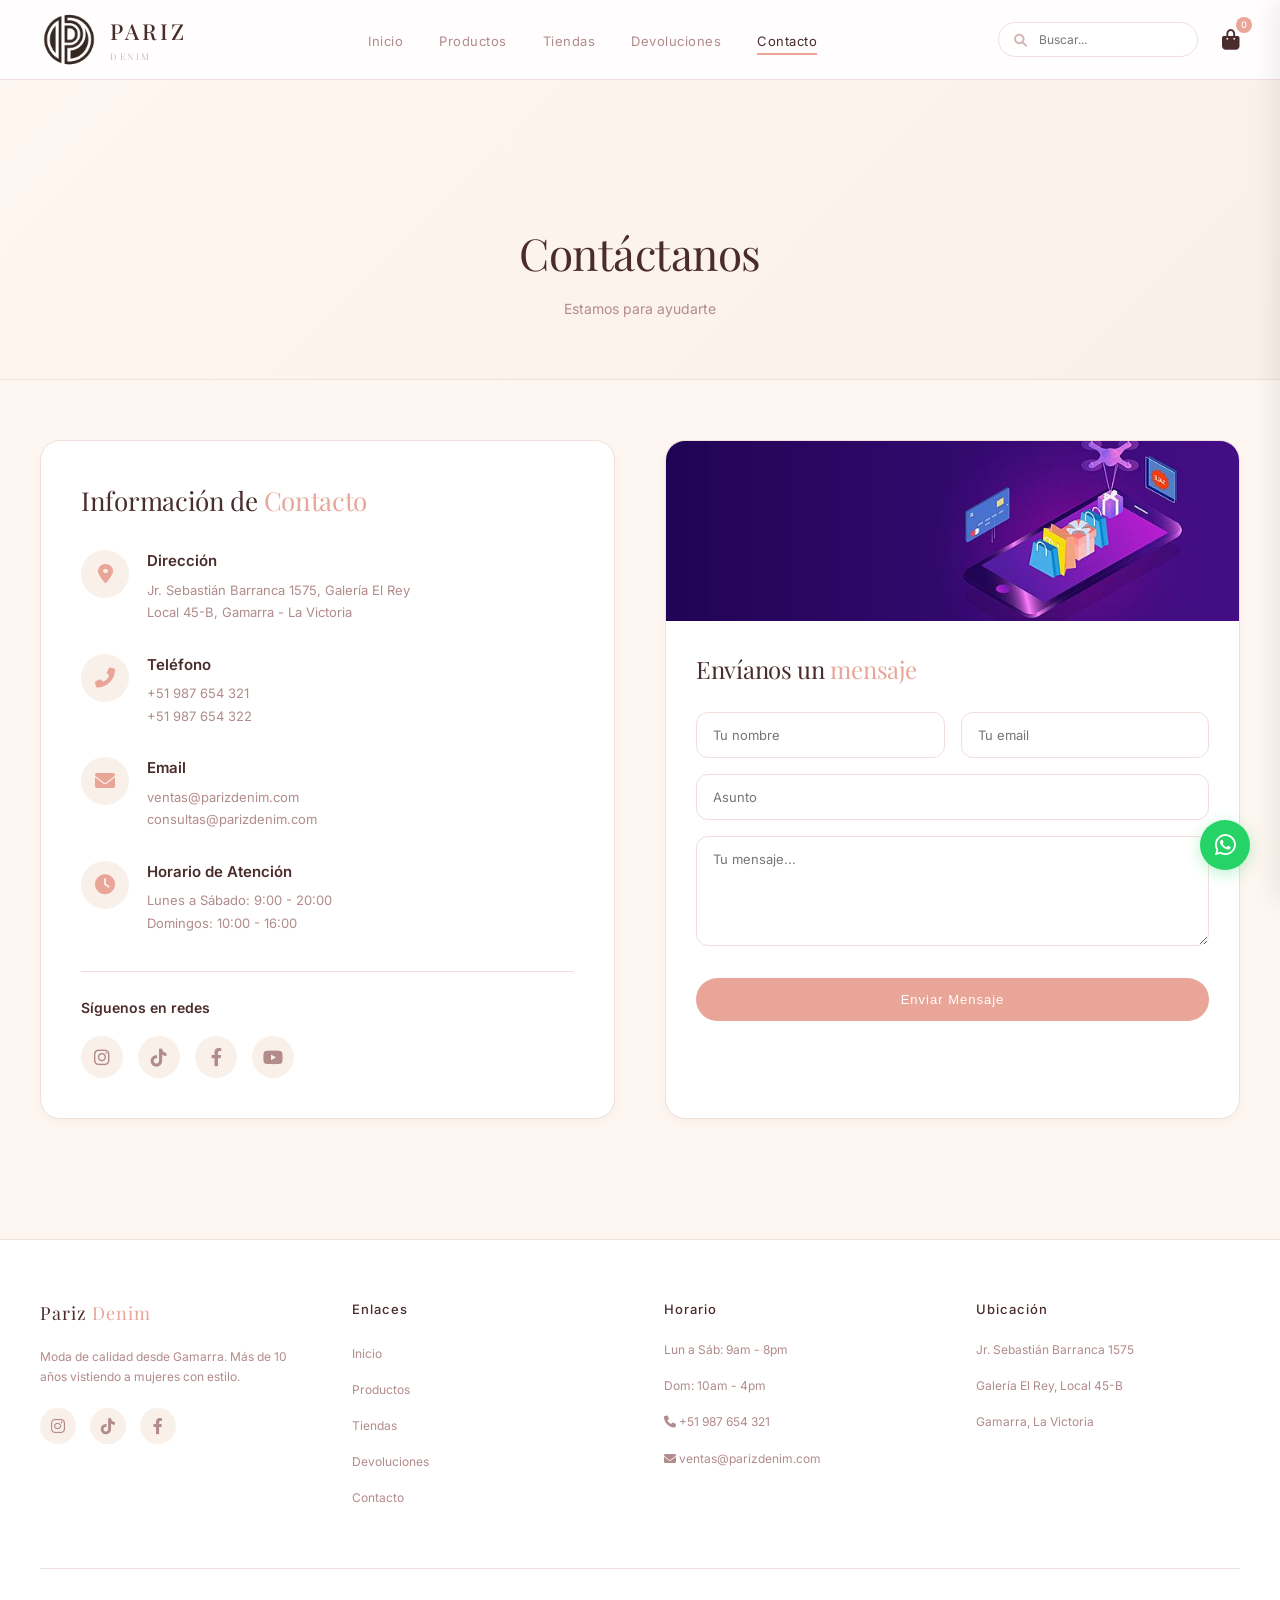
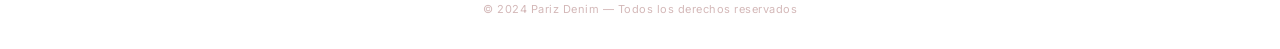
<file: contacto.html>
<!DOCTYPE html>
<html lang="es">
<head>
    <meta charset="UTF-8">
    <meta name="viewport" content="width=device-width, initial-scale=1.0">
    <title>Pariz Denim | Contacto</title>
    <meta name="description" content="Contacta con Pariz Denim. Estamos en Gamarra, La Victoria. Escríbenos o visítanos.">
    <meta name="keywords" content="pariz denim, contacto, gamarra, tienda ropa, la victoria">
    <meta name="author" content="Pariz Denim">
    <meta name="robots" content="index, follow">
    <link rel="icon" type="image/JPG" href="imagen/Logo_Principal.JPG">
    <link rel="stylesheet" href="css/style.css">
    <link rel="stylesheet" href="https://cdnjs.cloudflare.com/ajax/libs/font-awesome/6.0.0/css/all.min.css">
</head>
<body>

<a href="https://wa.me/51987654321" class="whatsapp-float" target="_blank">
    <i class="fab fa-whatsapp"></i>
</a>

<header class="header">
    <div class="container">
        <div class="header-inner">
            <div class="logo">
                <img src="imagen/Logo_Principal.JPG" alt="Pariz Denim" class="logo-img" onerror="this.src='https://placehold.co/60x60/f0f0f0/ccc?text=P'">
                <div class="logo-text">
                    <h1>PARIZ</h1>
                    <p>DENIM</p>
                </div>
            </div>
            <nav class="nav-menu">
                <ul>
                    <li><a href="index.html">Inicio</a></li>
                    <li><a href="productos.html">Productos</a></li>
                    <li><a href="tiendas.html">Tiendas</a></li>
                    <li><a href="devoluciones.html">Devoluciones</a></li>
                    <li><a href="contacto.html" class="active">Contacto</a></li>
                </ul>
            </nav>
            <div class="header-icons">
                <div class="search-bar">
                    <i class="fas fa-search"></i>
                    <input type="text" id="searchInput" placeholder="Buscar...">
                </div>
                <div class="cart-icon" id="cartIcon">
                    <i class="fas fa-shopping-bag"></i>
                    <span class="cart-count" id="cartCount">0</span>
                </div>
                <div class="mobile-menu-btn">
                    <i class="fas fa-bars"></i>
                </div>
            </div>
        </div>
    </div>
</header>

<section class="page-title">
    <div class="container">
        <h1>Contáctanos</h1>
        <p>Estamos para ayudarte</p>
    </div>
</section>

<section class="contact-page">
    <div class="container">
        <div class="contact-wrapper">
            <!-- Columna de información -->
            <div class="contact-info-card">
                <h2>Información de <span>Contacto</span></h2>
                
                <div class="contact-info-list">
                    <!-- Dirección -->
                    <div class="contact-info-item">
                        <div class="contact-icon">
                            <i class="fas fa-map-marker-alt"></i>
                        </div>
                        <div class="contact-detail">
                            <h4>Dirección</h4>
                            <p>Jr. Sebastián Barranca 1575, Galería El Rey</p>
                            <p>Local 45-B, Gamarra - La Victoria</p>
                        </div>
                    </div>

                    <!-- Teléfono -->
                    <div class="contact-info-item">
                        <div class="contact-icon">
                            <i class="fas fa-phone-alt"></i>
                        </div>
                        <div class="contact-detail">
                            <h4>Teléfono</h4>
                            <p>+51 987 654 321</p>
                            <p>+51 987 654 322</p>
                        </div>
                    </div>

                    <!-- Email -->
                    <div class="contact-info-item">
                        <div class="contact-icon">
                            <i class="fas fa-envelope"></i>
                        </div>
                        <div class="contact-detail">
                            <h4>Email</h4>
                            <p>ventas@parizdenim.com</p>
                            <p>consultas@parizdenim.com</p>
                        </div>
                    </div>

                    <!-- Horario -->
                    <div class="contact-info-item">
                        <div class="contact-icon">
                            <i class="fas fa-clock"></i>
                        </div>
                        <div class="contact-detail">
                            <h4>Horario de Atención</h4>
                            <p>Lunes a Sábado: 9:00 - 20:00</p>
                            <p>Domingos: 10:00 - 16:00</p>
                        </div>
                    </div>
                </div>

                <!-- Redes Sociales -->
                <div class="contact-social">
                    <h4>Síguenos en redes</h4>
                    <div class="social-icons">
                        <a href="#" class="social-icon"><i class="fab fa-instagram"></i></a>
                        <a href="#" class="social-icon"><i class="fab fa-tiktok"></i></a>
                        <a href="#" class="social-icon"><i class="fab fa-facebook-f"></i></a>
                        <a href="#" class="social-icon"><i class="fab fa-youtube"></i></a>
                    </div>
                </div>
            </div>

            <!-- Columna del formulario con imagen -->
            <div class="contact-form-card">
                <div class="contact-form-image">
                    <img src="imagen/contactar.jpg" alt="Contacto Pariz Denim" onerror="this.src='https://placehold.co/500x200/faf0ea/d48c8c?text=Envíanos+un+mensaje'">
                </div>
                <div class="contact-form-content">
                    <h2>Envíanos un <span>mensaje</span></h2>
                    <form id="contactForm">
                        <div class="form-row-custom">
                            <div class="input-group">
                                <input type="text" placeholder="Tu nombre" required>
                            </div>
                            <div class="input-group">
                                <input type="email" placeholder="Tu email" required>
                            </div>
                        </div>
                        <div class="input-group">
                            <input type="text" placeholder="Asunto">
                        </div>
                        <div class="input-group">
                            <textarea rows="5" placeholder="Tu mensaje..."></textarea>
                        </div>
                        <button type="submit" class="btn-submit-contact">Enviar Mensaje</button>
                    </form>
                </div>
            </div>
        </div>
    </div>
</section>

<footer class="footer">
    <div class="container">
        <div class="footer-content">
            <div class="footer-section">
                <h3>Pariz <span>Denim</span></h3>
                <p>Moda de calidad desde Gamarra. Más de 10 años vistiendo a mujeres con estilo.</p>
                <div class="social-links">
                    <a href="#"><i class="fab fa-instagram"></i></a>
                    <a href="#"><i class="fab fa-tiktok"></i></a>
                    <a href="#"><i class="fab fa-facebook-f"></i></a>
                </div>
            </div>
            <div class="footer-section">
                <h4>Enlaces</h4>
                <ul>
                    <li><a href="index.html">Inicio</a></li>
                    <li><a href="productos.html">Productos</a></li>
                    <li><a href="tiendas.html">Tiendas</a></li>
                    <li><a href="devoluciones.html">Devoluciones</a></li>
                    <li><a href="contacto.html">Contacto</a></li>
                </ul>
            </div>
            <div class="footer-section">
                <h4>Horario</h4>
                <p>Lun a Sáb: 9am - 8pm</p>
                <p>Dom: 10am - 4pm</p>
                <p><i class="fas fa-phone"></i> +51 987 654 321</p>
                <p><i class="fas fa-envelope"></i> ventas@parizdenim.com</p>
            </div>
            <div class="footer-section">
                <h4>Ubicación</h4>
                <p>	Jr. Sebastián Barranca 1575</p>
                <p>Galería El Rey, Local 45-B</p>
                <p>Gamarra, La Victoria</p>
            </div>
        </div>
        <div class="footer-bottom">
            <p>© 2024 Pariz Denim — Todos los derechos reservados</p>
        </div>
    </div>
</footer>

<!-- Cart Sidebar -->
<div class="cart-sidebar" id="cartSidebar">
    <div class="cart-header">
        <h3><i class="fas fa-shopping-bag"></i> Carrito</h3>
        <button class="close-cart"><i class="fas fa-times"></i></button>
    </div>
    <div class="cart-items" id="cartItems">
        <div class="empty-cart"><i class="fas fa-shopping-cart"></i><p>Tu carrito está vacío</p></div>
    </div>
    <div class="cart-footer">
        <div class="cart-total"><span>Total</span><span id="cartTotal">S/ 0.00</span></div>
        <button class="btn-checkout" id="checkoutBtn">Finalizar compra</button>
    </div>
</div>

<div id="toast" class="toast"></div>

<!-- Modal Checkout -->
<div class="modal" id="checkoutModal">
    <div class="modal-content">
        <div class="modal-header">
            <h3>Finalizar pedido</h3>
            <button class="close-modal"><i class="fas fa-times"></i></button>
        </div>
        <form id="checkoutForm">
            <div class="form-row">
                <div class="form-group"><label>Nombre</label><input type="text" id="nombre" required></div>
                <div class="form-group"><label>Apellido</label><input type="text" id="apellido" required></div>
            </div>
            <div class="form-group"><label>Email</label><input type="email" id="email" required></div>
            <div class="form-row">
                <div class="form-group"><label>Teléfono</label><input type="tel" id="telefono" required></div>
                <div class="form-group"><label>Método de pago</label>
                    <select id="metodoPago" required>
                        <option value="">Seleccionar</option>
                        <option value="efectivo">Efectivo</option>
                        <option value="tarjeta">Tarjeta</option>
                        <option value="yape">Yape</option>
                        <option value="plin">Plin</option>
                    </select>
                </div>
            </div>
            <div class="form-group"><label>Dirección</label><textarea id="direccion" rows="2" required></textarea></div>
            <button type="submit" class="btn-submit-order">Confirmar</button>
        </form>
    </div>
</div>

<div id="toast" class="toast"></div>

<script src="js/script.js"></script>
</body>
</html>
</file>
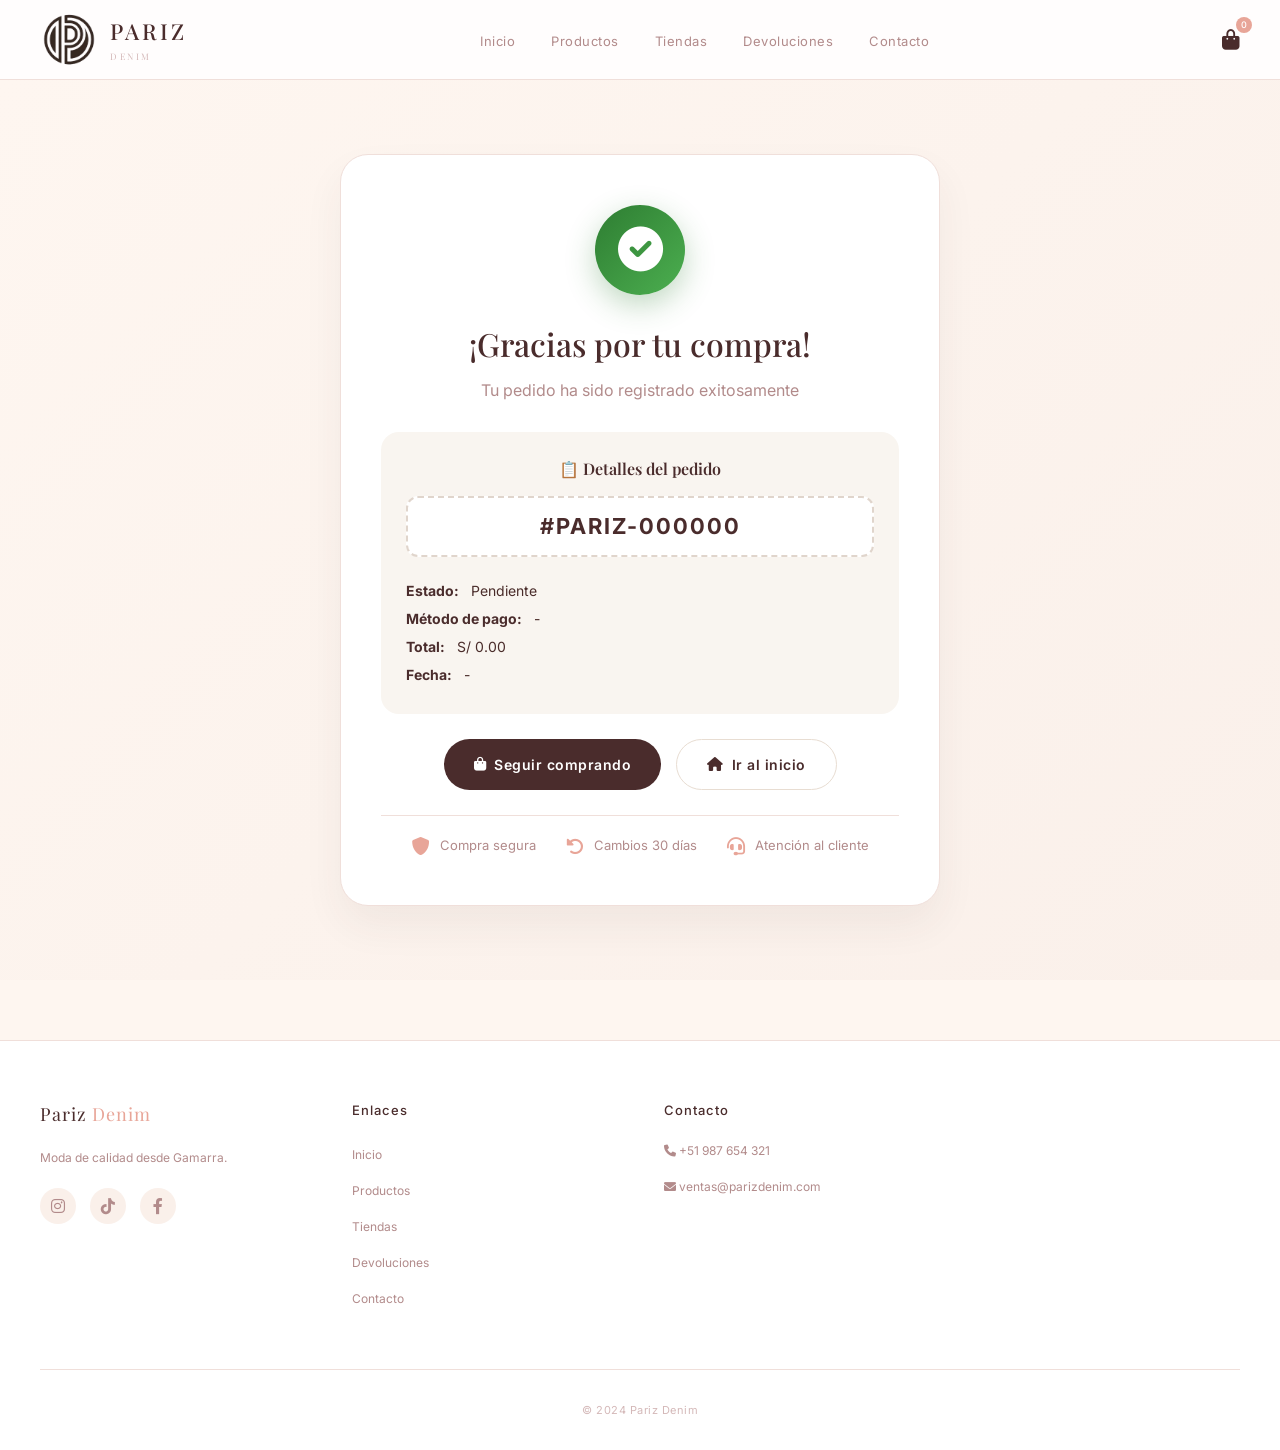
<file: gracias.html>
<!DOCTYPE html>
<html lang="es">
<head>
    <meta charset="UTF-8">
    <meta name="viewport" content="width=device-width, initial-scale=1.0">
    <title>Pariz Denim | ¡Gracias por tu compra!</title>
    <meta name="description" content="Gracias por comprar en Pariz Denim. Tu pedido ha sido registrado exitosamente.">
    <meta name="robots" content="noindex, nofollow">
    <link rel="icon" type="image/JPG" href="imagen/Logo_Principal.JPG">
    <link rel="stylesheet" href="css/style.css">
    <link rel="stylesheet" href="https://cdnjs.cloudflare.com/ajax/libs/font-awesome/6.0.0/css/all.min.css">
    <style>
        .gracias-page {
            min-height: 100vh;
            display: flex;
            align-items: center;
            justify-content: center;
            background: linear-gradient(135deg, #fef6f0 0%, #faf0ea 100%);
            padding: 40px 20px;
            margin-top: 80px;
        }
        
        .gracias-content {
            background: white;
            border-radius: 28px;
            padding: 50px 40px;
            box-shadow: 0 20px 40px rgba(74,44,44,0.06);
            border: 1px solid #f0dfda;
            max-width: 600px;
            width: 100%;
            text-align: center;
        }
        
        .gracias-icon {
            width: 90px;
            height: 90px;
            background: linear-gradient(135deg, #2e7d32, #4caf50);
            border-radius: 50%;
            display: flex;
            align-items: center;
            justify-content: center;
            margin: 0 auto 25px;
            box-shadow: 0 10px 30px rgba(46,125,50,0.3);
        }
        
        .gracias-icon i {
            font-size: 45px;
            color: white;
        }
        
        .gracias-content h1 {
            font-family: 'Playfair Display', serif;
            font-size: 32px;
            font-weight: 500;
            color: #4a2c2c;
            margin-bottom: 10px;
        }
        
        .gracias-content .subtitulo {
            font-size: 16px;
            color: #b28b8b;
            margin-bottom: 30px;
        }
        
        .pedido-box {
            background: #f9f5f0;
            border-radius: 18px;
            padding: 25px;
            margin: 25px 0;
            text-align: left;
        }
        
        .pedido-box h3 {
            font-size: 16px;
            font-weight: 600;
            color: #4a2c2c;
            margin-bottom: 15px;
            text-align: center;
        }
        
        .pedido-codigo {
            background: white;
            padding: 12px;
            border-radius: 12px;
            text-align: center;
            font-size: 22px;
            font-weight: 700;
            color: #4a2c2c;
            letter-spacing: 2px;
            margin-bottom: 20px;
            border: 2px dashed #e0d5cc;
        }
        
        .pedido-detalle {
            font-size: 14px;
            color: #4a2c2a;
            line-height: 2;
        }
        
        .pedido-detalle strong {
            color: #4a2c2c;
            margin-right: 8px;
        }
        
        .gracias-botones {
            display: flex;
            gap: 15px;
            justify-content: center;
            flex-wrap: wrap;
            margin-top: 25px;
        }
        
        .btn-gracias {
            padding: 14px 30px;
            border-radius: 50px;
            text-decoration: none;
            font-weight: 600;
            font-size: 14px;
            letter-spacing: 0.5px;
            transition: all 0.3s ease;
            display: inline-flex;
            align-items: center;
            gap: 8px;
        }
        
        .btn-gracias-primary {
            background: #4a2c2c;
            color: white;
        }
        
        .btn-gracias-primary:hover {
            background: #e8a598;
            transform: translateY(-2px);
        }
        
        .btn-gracias-outline {
            background: white;
            color: #4a2c2c;
            border: 1.5px solid #e8ddd2;
        }
        
        .btn-gracias-outline:hover {
            border-color: #e8a598;
            color: #e8a598;
        }
        
        .gracias-info {
            margin-top: 25px;
            padding-top: 20px;
            border-top: 1px solid #f0dfda;
            display: flex;
            justify-content: center;
            gap: 30px;
            flex-wrap: wrap;
        }
        
        .gracias-info-item {
            display: flex;
            align-items: center;
            gap: 10px;
            font-size: 13px;
            color: #b28b8b;
        }
        
        .gracias-info-item i {
            color: #e8a598;
            font-size: 18px;
        }
        
        @media (max-width: 576px) {
            .gracias-content {
                padding: 30px 20px;
            }
            
            .gracias-content h1 {
                font-size: 24px;
            }
            
            .pedido-codigo {
                font-size: 18px;
            }
            
            .gracias-info {
                flex-direction: column;
                gap: 12px;
                align-items: center;
            }
        }
    </style>
</head>
<body>

<header class="header">
    <div class="container">
        <div class="header-inner">
            <div class="logo">
                <img src="imagen/Logo_Principal.JPG" alt="Pariz Denim" class="logo-img" onerror="this.src='https://placehold.co/60x60/f0f0f0/ccc?text=P'">
                <div class="logo-text">
                    <h1>PARIZ</h1>
                    <p>DENIM</p>
                </div>
            </div>
            <nav class="nav-menu">
                <ul>
                    <li><a href="index.html">Inicio</a></li>
                    <li><a href="productos.html">Productos</a></li>
                    <li><a href="tiendas.html">Tiendas</a></li>
                    <li><a href="devoluciones.html">Devoluciones</a></li>
                    <li><a href="contacto.html">Contacto</a></li>
                </ul>
            </nav>
            <div class="header-icons">
                <div class="cart-icon" id="cartIcon">
                    <i class="fas fa-shopping-bag"></i>
                    <span class="cart-count" id="cartCount">0</span>
                </div>
                <div class="mobile-menu-btn">
                    <i class="fas fa-bars"></i>
                </div>
            </div>
        </div>
    </div>
</header>

<section class="gracias-page">
    <div class="gracias-content">
        <div class="gracias-icon">
            <i class="fas fa-check-circle"></i>
        </div>
        
        <h1>¡Gracias por tu compra!</h1>
        <p class="subtitulo">Tu pedido ha sido registrado exitosamente</p>
        
        <div class="pedido-box">
            <h3>📋 Detalles del pedido</h3>
            <div class="pedido-codigo" id="pedidoCodigo">#PARIZ-000000</div>
            <div class="pedido-detalle" id="pedidoDetalle">
                <p><strong>Estado:</strong> Pendiente</p>
                <p><strong>Método de pago:</strong> -</p>
                <p><strong>Total:</strong> S/ 0.00</p>
                <p><strong>Fecha:</strong> -</p>
            </div>
        </div>
        
        <div class="gracias-botones">
            <a href="productos.html" class="btn-gracias btn-gracias-primary">
                <i class="fas fa-shopping-bag"></i> Seguir comprando
            </a>
            <a href="index.html" class="btn-gracias btn-gracias-outline">
                <i class="fas fa-home"></i> Ir al inicio
            </a>
        </div>
        
        <div class="gracias-info">
            <div class="gracias-info-item">
                <i class="fas fa-shield-alt"></i>
                <span>Compra segura</span>
            </div>
            <div class="gracias-info-item">
                <i class="fas fa-undo-alt"></i>
                <span>Cambios 30 días</span>
            </div>
            <div class="gracias-info-item">
                <i class="fas fa-headset"></i>
                <span>Atención al cliente</span>
            </div>
        </div>
    </div>
</section>

<footer class="footer">
    <div class="container">
        <div class="footer-content">
            <div class="footer-section">
                <h3>Pariz <span>Denim</span></h3>
                <p>Moda de calidad desde Gamarra.</p>
                <div class="social-links">
                    <a href="#"><i class="fab fa-instagram"></i></a>
                    <a href="#"><i class="fab fa-tiktok"></i></a>
                    <a href="#"><i class="fab fa-facebook-f"></i></a>
                </div>
            </div>
            <div class="footer-section">
                <h4>Enlaces</h4>
                <ul>
                    <li><a href="index.html">Inicio</a></li>
                    <li><a href="productos.html">Productos</a></li>
                    <li><a href="tiendas.html">Tiendas</a></li>
                    <li><a href="devoluciones.html">Devoluciones</a></li>
                    <li><a href="contacto.html">Contacto</a></li>
                </ul>
            </div>
            <div class="footer-section">
                <h4>Contacto</h4>
                <p><i class="fas fa-phone"></i> +51 987 654 321</p>
                <p><i class="fas fa-envelope"></i> ventas@parizdenim.com</p>
            </div>
        </div>
        <div class="footer-bottom">
            <p>© 2024 Pariz Denim</p>
        </div>
    </div>
</footer>

<script>
    // Cargar datos del último pedido
    const pedidos = JSON.parse(localStorage.getItem('pariz_pedidos') || '[]');
    const ultimoPedido = pedidos.length > 0 ? pedidos[0] : null;
    
    if (ultimoPedido) {
        document.getElementById('pedidoCodigo').textContent = '#' + (ultimoPedido.codigo || 'PARIZ-' + ultimoPedido.id);
        document.getElementById('pedidoDetalle').innerHTML = `
            <p><strong>Estado:</strong> Pendiente</p>
            <p><strong>Método de pago:</strong> ${ultimoPedido.metodo_pago?.toUpperCase() || '-'}</p>
            <p><strong>Total:</strong> S/ ${ultimoPedido.total?.toFixed(2) || '0.00'}</p>
            <p><strong>Fecha:</strong> ${ultimoPedido.fecha || '-'}</p>
        `;
    }
    
    // Contador del carrito
    const guardado = localStorage.getItem('pariz_carrito');
    if (guardado) {
        const cart = JSON.parse(guardado);
        const cartCount = document.getElementById('cartCount');
        if (cartCount) {
            cartCount.textContent = cart.reduce((sum, item) => sum + item.cantidad, 0);
        }
    }
    
    // Menú móvil
    document.querySelector('.mobile-menu-btn')?.addEventListener('click', () => {
        document.querySelector('.nav-menu')?.classList.toggle('active');
    });
</script>

</body>
</html>
</file>
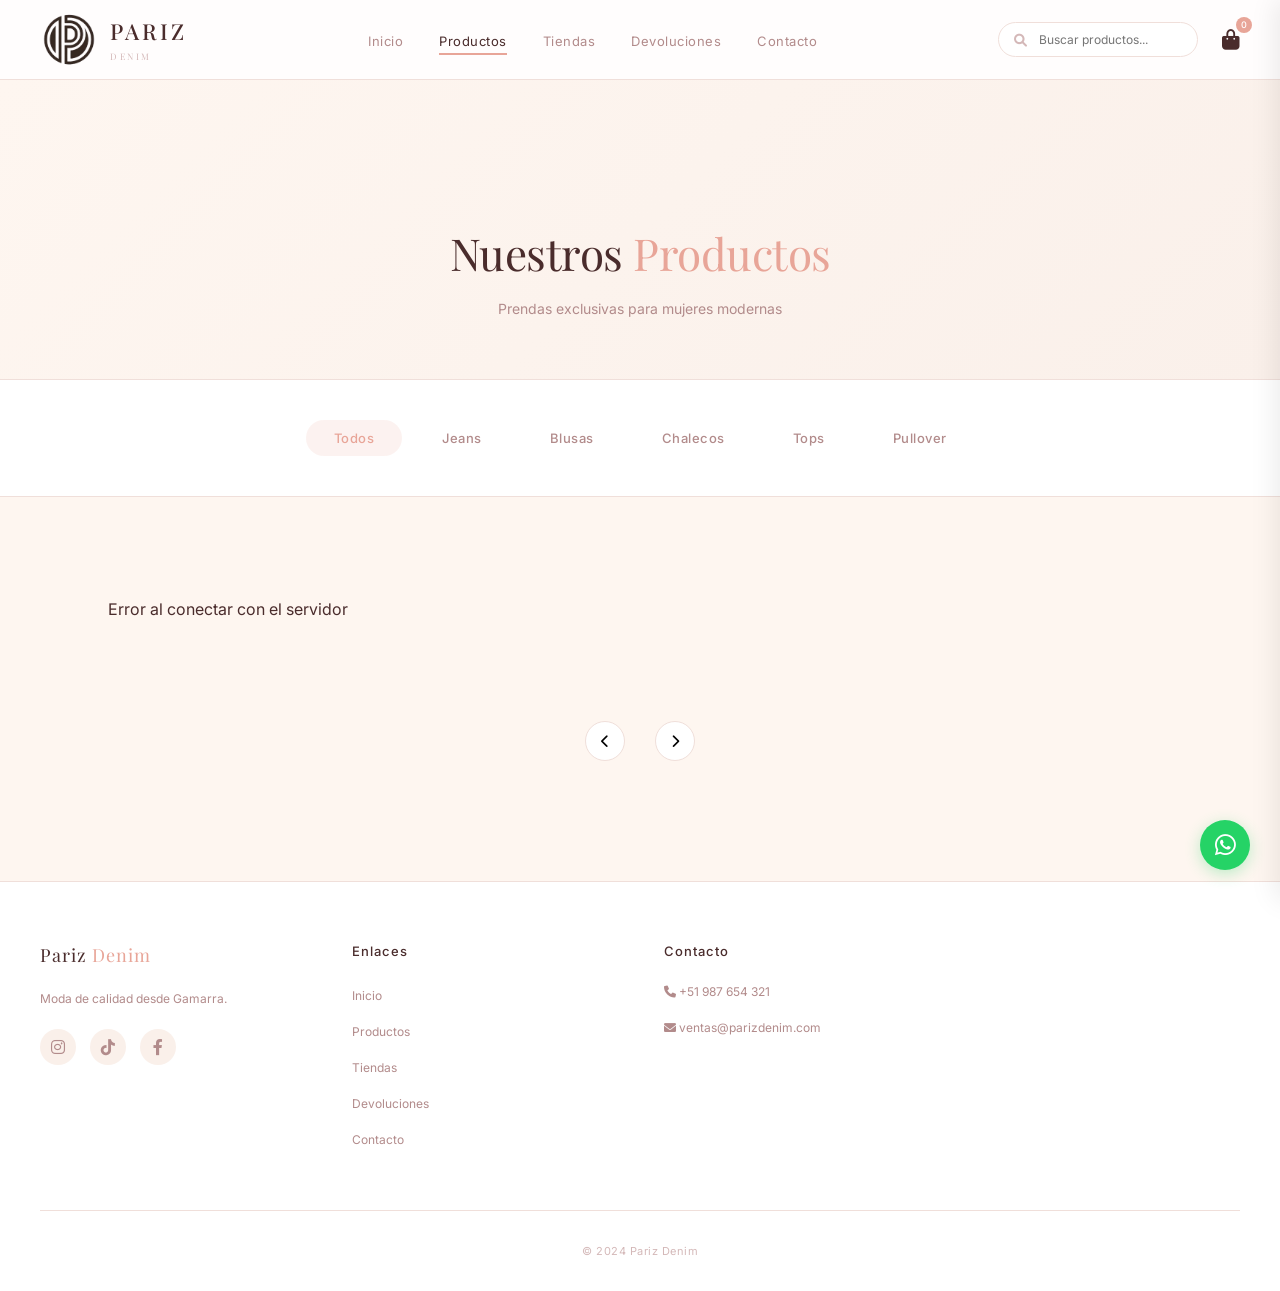
<file: productos.html>
<!DOCTYPE html>
<html lang="es">
<head>
    <meta charset="UTF-8">
    <meta name="viewport" content="width=device-width, initial-scale=1.0">
    <title>Pariz Denim | Productos - Ropa para Mujer</title>
    <link rel="stylesheet" href="css/style.css">
    <link rel="stylesheet" href="https://cdnjs.cloudflare.com/ajax/libs/font-awesome/6.0.0/css/all.min.css">
</head>
<body>

<a href="https://wa.me/51987654321" class="whatsapp-float" target="_blank">
    <i class="fab fa-whatsapp"></i>
</a>

<header class="header">
    <div class="container">
        <div class="header-inner">
            <div class="logo">
                <img src="imagen/Logo_Principal.JPG" alt="Pariz Denim" class="logo-img" onerror="this.src='https://placehold.co/60x60/f0f0f0/ccc?text=P'">
                <div class="logo-text">
                    <h1>PARIZ</h1>
                    <p>DENIM</p>
                </div>
            </div>
            <nav class="nav-menu">
                <ul>
                    <li><a href="index.html">Inicio</a></li>
                    <li><a href="productos.html" class="active">Productos</a></li>
                    <li><a href="tiendas.html">Tiendas</a></li>
                    <li><a href="devoluciones.html">Devoluciones</a></li>
                    <li><a href="contacto.html">Contacto</a></li>
                </ul>
            </nav>
            <div class="header-icons">
                <div class="search-bar">
                    <i class="fas fa-search"></i>
                    <input type="text" id="searchInput" placeholder="Buscar productos...">
                </div>
                <div class="cart-icon" id="cartIcon">
                    <i class="fas fa-shopping-bag"></i>
                    <span class="cart-count" id="cartCount">0</span>
                </div>
                <div class="mobile-menu-btn">
                    <i class="fas fa-bars"></i>
                </div>
            </div>
        </div>
    </div>
</header>

<section class="page-title">
    <div class="container">
        <h1>Nuestros <span>Productos</span></h1>
        <p>Prendas exclusivas para mujeres modernas</p>
    </div>
</section>

<section class="filters-section">
    <div class="container">
        <div class="products-filter">
            <button class="filter-btn active" data-filter="todos">Todos</button>
            <button class="filter-btn" data-filter="Jeans">Jeans</button>
            <button class="filter-btn" data-filter="Blusas">Blusas</button>
            <button class="filter-btn" data-filter="Chalecos">Chalecos</button>
            <button class="filter-btn" data-filter="Tops">Tops</button>
            <button class="filter-btn" data-filter="Pullover">Pullover</button>
        </div>
    </div>
</section>

<section class="products-page">
    <div class="container">
        <div class="products-grid" id="productsGrid">
            <div class="loading"><i class="fas fa-spinner fa-spin"></i> Cargando productos...</div>
        </div>
        <div class="pagination" id="pagination">
            <button class="page-btn prev" id="prevPage"><i class="fas fa-chevron-left"></i></button>
            <div class="page-numbers" id="pageNumbers"></div>
            <button class="page-btn next" id="nextPage"><i class="fas fa-chevron-right"></i></button>
        </div>
    </div>
</section>

<footer class="footer">
    <div class="container">
        <div class="footer-content">
            <div class="footer-section">
                <h3>Pariz <span>Denim</span></h3>
                <p>Moda de calidad desde Gamarra.</p>
                <div class="social-links">
                    <a href="#"><i class="fab fa-instagram"></i></a>
                    <a href="#"><i class="fab fa-tiktok"></i></a>
                    <a href="#"><i class="fab fa-facebook-f"></i></a>
                </div>
            </div>
            <div class="footer-section">
                <h4>Enlaces</h4>
                <ul>
                    <li><a href="index.html">Inicio</a></li>
                    <li><a href="productos.html">Productos</a></li>
                    <li><a href="tiendas.html">Tiendas</a></li>
                    <li><a href="devoluciones.html">Devoluciones</a></li>
                    <li><a href="contacto.html">Contacto</a></li>
                </ul>
            </div>
            <div class="footer-section">
                <h4>Contacto</h4>
                <p><i class="fas fa-phone"></i> +51 987 654 321</p>
                <p><i class="fas fa-envelope"></i> ventas@parizdenim.com</p>
            </div>
        </div>
        <div class="footer-bottom">
            <p>© 2024 Pariz Denim</p>
        </div>
    </div>
</footer>

<div class="cart-sidebar" id="cartSidebar">
    <div class="cart-header">
        <h3><i class="fas fa-shopping-bag"></i> Carrito</h3>
        <button class="close-cart"><i class="fas fa-times"></i></button>
    </div>
    <div class="cart-items" id="cartItems">
        <div class="empty-cart"><i class="fas fa-shopping-cart"></i><p>Tu carrito está vacío</p></div>
    </div>
    <div class="cart-footer">
        <div class="cart-total"><span>Total</span><span id="cartTotal">S/ 0.00</span></div>
        <button class="btn-checkout" id="checkoutBtn">Finalizar compra</button>
    </div>
</div>

<div class="modal" id="checkoutModal">
    <div class="modal-content">
        <div class="modal-header">
            <h3>Finalizar pedido</h3>
            <button class="close-modal"><i class="fas fa-times"></i></button>
        </div>
        <form id="checkoutForm">
            <div class="form-row">
                <div class="form-group"><label>Nombre</label><input type="text" id="nombre" required></div>
                <div class="form-group"><label>Apellido</label><input type="text" id="apellido" required></div>
            </div>
            <div class="form-group"><label>Email</label><input type="email" id="email" required></div>
            <div class="form-row">
                <div class="form-group"><label>Teléfono</label><input type="tel" id="telefono" required></div>
                <div class="form-group"><label>Método de pago</label>
                    <select id="metodoPago" required>
                        <option value="">Seleccionar</option>
                        <option value="efectivo">Efectivo</option>
                        <option value="tarjeta">Tarjeta</option>
                        <option value="yape">Yape</option>
                        <option value="plin">Plin</option>
                    </select>
                </div>
            </div>
            <div class="form-group"><label>Dirección</label><textarea id="direccion" rows="2" required></textarea></div>
            <button type="submit" class="btn-submit-order">Confirmar</button>
        </form>
    </div>
</div>

<div id="toast" class="toast"></div>

<script src="js/script.js"></script>
</body>
</html>
</file>
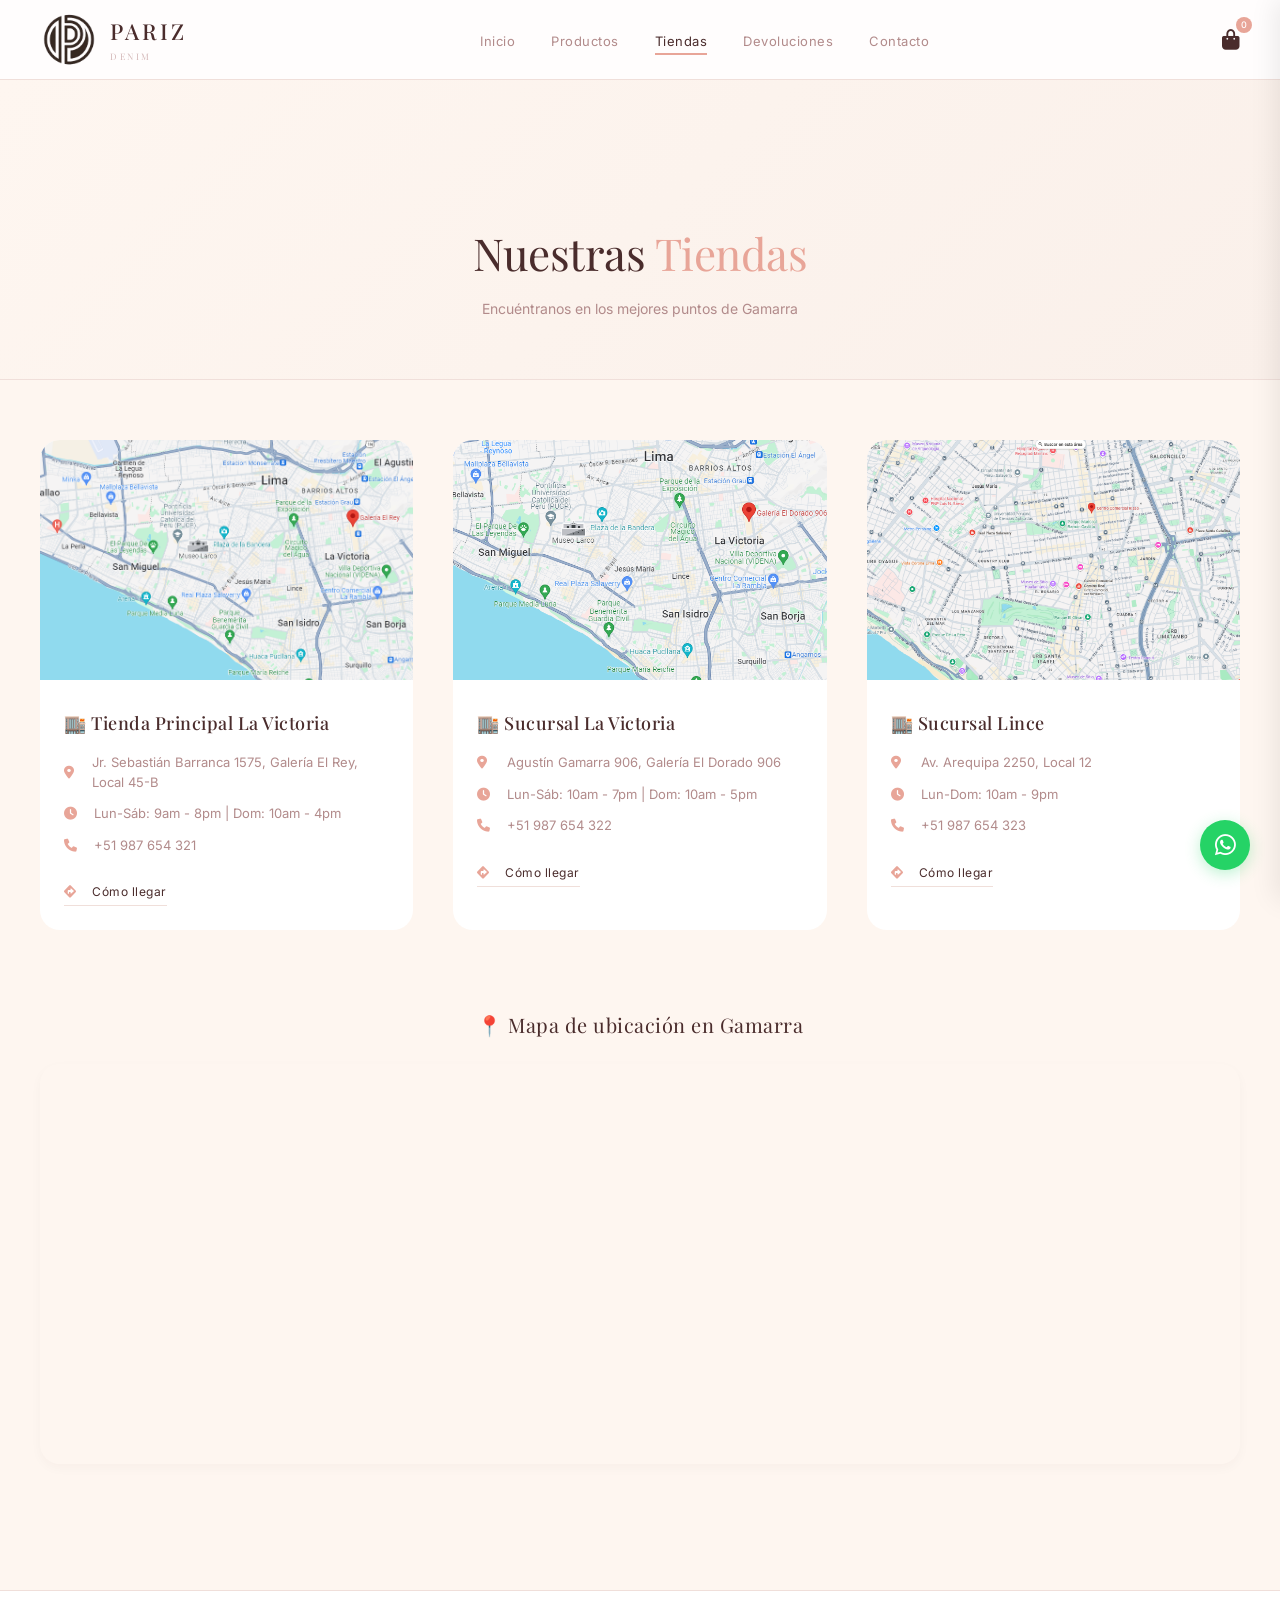
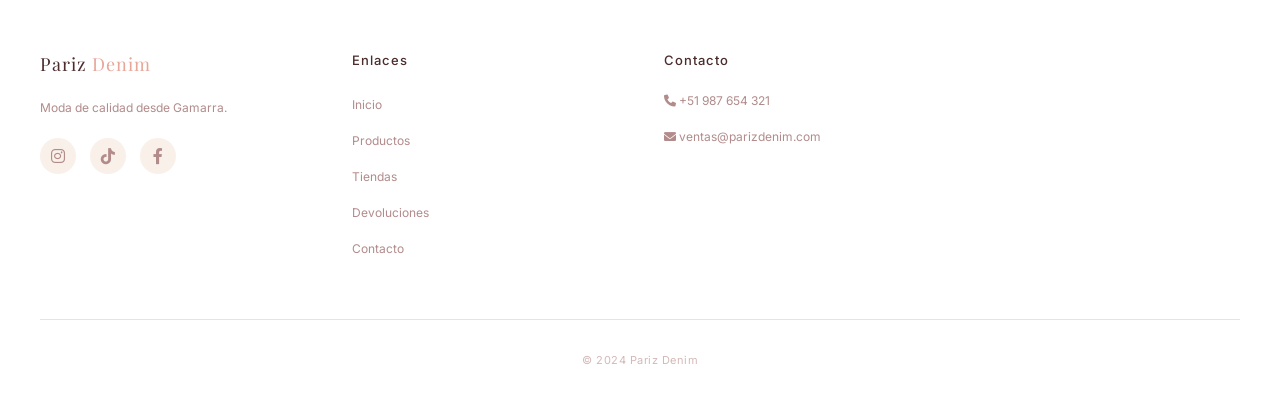
<file: tiendas.html>
<!DOCTYPE html>
<html lang="es">
<head>
    <meta charset="UTF-8">
    <meta name="viewport" content="width=device-width, initial-scale=1.0">
    <title>Pariz Denim | Nuestras Tiendas en Gamarra</title>
    <meta name="description" content="Encuentra nuestras tiendas Pariz Denim en Gamarra, La Victoria y Lince. Moda de calidad con 3 ubicaciones.">
    <meta name="keywords" content="pariz denim, tiendas, gamarra, la victoria, lince, ubicación">
    <meta name="author" content="Pariz Denim">
    <meta name="robots" content="index, follow">
    <link rel="icon" type="image/JPG" href="imagen/Logo_Principal.JPG">
    <link rel="stylesheet" href="css/style.css">
    <link rel="stylesheet" href="https://cdnjs.cloudflare.com/ajax/libs/font-awesome/6.0.0/css/all.min.css">
</head>
<body>

<a href="https://wa.me/51987654321" class="whatsapp-float" target="_blank">
    <i class="fab fa-whatsapp"></i>
</a>

<header class="header">
    <div class="container">
        <div class="header-inner">
            <div class="logo">
                <img src="imagen/Logo_Principal.JPG" alt="Pariz Denim" class="logo-img" onerror="this.src='https://placehold.co/60x60/f0f0f0/ccc?text=P'">
                <div class="logo-text">
                    <h1>PARIZ</h1>
                    <p>DENIM</p>
                </div>
            </div>
            <nav class="nav-menu">
                <ul>
                    <li><a href="index.html">Inicio</a></li>
                    <li><a href="productos.html">Productos</a></li>
                    <li><a href="tiendas.html" class="active">Tiendas</a></li>
                    <li><a href="devoluciones.html">Devoluciones</a></li>
                    <li><a href="contacto.html">Contacto</a></li>
                </ul>
            </nav>
            <div class="header-icons">
                <div class="cart-icon" id="cartIcon">
                    <i class="fas fa-shopping-bag"></i>
                    <span class="cart-count" id="cartCount">0</span>
                </div>
                <div class="mobile-menu-btn">
                    <i class="fas fa-bars"></i>
                </div>
            </div>
        </div>
    </div>
</header>

<section class="page-title">
    <div class="container">
        <h1>Nuestras <span>Tiendas</span></h1>
        <p>Encuéntranos en los mejores puntos de Gamarra</p>
    </div>
</section>

<section class="stores-page">
    <div class="container">
        <div class="stores-grid">
            <div class="store-card">
                <img src="imagen/mapa1.JPG" alt="Tienda Principal" onerror="this.src='https://placehold.co/600x400/f0f0f0/ccc?text=Tienda+Principal'">
                <div class="store-info">
                    <h3>🏬 Tienda Principal La Victoria</h3>
                    <p><i class="fas fa-map-marker-alt"></i> Jr. Sebastián Barranca 1575, Galería El Rey, Local 45-B</p>
                    <p><i class="fas fa-clock"></i> Lun-Sáb: 9am - 8pm | Dom: 10am - 4pm</p>
                    <p><i class="fas fa-phone"></i> +51 987 654 321</p>
                    <a href="https://maps.app.goo.gl/s9rcuoSBgye5soKx9" target="_blank" class="store-link">
                        <i class="fas fa-directions"></i> Cómo llegar
                    </a>
                </div>
            </div>
            <div class="store-card">
                <img src="imagen/mapa2.JPG" alt="Sucursal Norte" onerror="this.src='https://placehold.co/600x400/f0f0f0/ccc?text=Sucursal+Norte'">
                <div class="store-info">
                    <h3>🏬 Sucursal La Victoria</h3>
                    <p><i class="fas fa-map-marker-alt"></i> Agustín Gamarra 906, Galería El Dorado 906</p>
                    <p><i class="fas fa-clock"></i> Lun-Sáb: 10am - 7pm | Dom: 10am - 5pm</p>
                    <p><i class="fas fa-phone"></i> +51 987 654 322</p>
                    <a href="https://maps.app.goo.gl/UKVv26sWPnQRm1Tb8" target="_blank" class="store-link">
                        <i class="fas fa-directions"></i> Cómo llegar
                    </a>
                </div>
            </div>
            <div class="store-card">
                <img src="imagen/mapa.JPG" alt="Sucursal Express" onerror="this.src='https://placehold.co/600x400/f0f0f0/ccc?text=Sucursal+Express'">
                <div class="store-info">
                    <h3>🏬 Sucursal Lince</h3>
                    <p><i class="fas fa-map-marker-alt"></i> Av. Arequipa 2250, Local 12</p>
                    <p><i class="fas fa-clock"></i> Lun-Dom: 10am - 9pm</p>
                    <p><i class="fas fa-phone"></i> +51 987 654 323</p>
                    <a href="https://maps.app.goo.gl/kQXSKz3xRJXXRUmd7" target="_blank" class="store-link">
                        <i class="fas fa-directions"></i> Cómo llegar
                    </a>
                </div>
            </div>
        </div>
        
        <div class="map-container">
            <h3>📍 Mapa de ubicación en Gamarra</h3>
            <iframe src="https://www.google.com/maps/embed?pb=!1m18!1m12!1m3!1d3901.123456!2d-77.0245!3d-12.0678!2m3!1f0!2f0!3f0!3m2!1i1024!2i768!4f13.1!3m3!1m2!1s0x9105c2f5b5b5b5b5%3A0x123456789!2sGamarra%2C%20La%20Victoria!5e0!3m2!1ses!2spe!4v1234567890" width="100%" height="400" style="border:0; border-radius:20px;" allowfullscreen="" loading="lazy"></iframe>
        </div>
    </div>
</section>

<footer class="footer">
    <div class="container">
        <div class="footer-content">
            <div class="footer-section">
                <h3>Pariz <span>Denim</span></h3>
                <p>Moda de calidad desde Gamarra.</p>
                <div class="social-links">
                    <a href="#"><i class="fab fa-instagram"></i></a>
                    <a href="#"><i class="fab fa-tiktok"></i></a>
                    <a href="#"><i class="fab fa-facebook-f"></i></a>
                </div>
            </div>
            <div class="footer-section">
                <h4>Enlaces</h4>
                <ul>
                    <li><a href="index.html">Inicio</a></li>
                    <li><a href="productos.html">Productos</a></li>
                    <li><a href="tiendas.html">Tiendas</a></li>
                    <li><a href="devoluciones.html">Devoluciones</a></li>
                    <li><a href="contacto.html">Contacto</a></li>
                </ul>
            </div>
            <div class="footer-section">
                <h4>Contacto</h4>
                <p><i class="fas fa-phone"></i> +51 987 654 321</p>
                <p><i class="fas fa-envelope"></i> ventas@parizdenim.com</p>
            </div>
        </div>
        <div class="footer-bottom">
            <p>© 2024 Pariz Denim</p>
        </div>
    </div>
</footer>

<div class="cart-sidebar" id="cartSidebar">
    <div class="cart-header">
        <h3><i class="fas fa-shopping-bag"></i> Carrito</h3>
        <button class="close-cart"><i class="fas fa-times"></i></button>
    </div>
    <div class="cart-items" id="cartItems">
        <div class="empty-cart"><i class="fas fa-shopping-cart"></i><p>Tu carrito está vacío</p></div>
    </div>
    <div class="cart-footer">
        <div class="cart-total"><span>Total</span><span id="cartTotal">S/ 0.00</span></div>
        <button class="btn-checkout" id="checkoutBtn">Finalizar compra</button>
    </div>
</div>

<div class="modal" id="checkoutModal">
    <div class="modal-content">
        <div class="modal-header">
            <h3>Finalizar pedido</h3>
            <button class="close-modal"><i class="fas fa-times"></i></button>
        </div>
        <form id="checkoutForm">
            <div class="form-row">
                <div class="form-group"><label>Nombre</label><input type="text" id="nombre" required></div>
                <div class="form-group"><label>Apellido</label><input type="text" id="apellido" required></div>
            </div>
            <div class="form-group"><label>Email</label><input type="email" id="email" required></div>
            <div class="form-row">
                <div class="form-group"><label>Teléfono</label><input type="tel" id="telefono" required></div>
                <div class="form-group"><label>Método de pago</label>
                    <select id="metodoPago" required>
                        <option value="">Seleccionar</option>
                        <option value="efectivo">Efectivo</option>
                        <option value="tarjeta">Tarjeta</option>
                        <option value="yape">Yape</option>
                        <option value="plin">Plin</option>
                    </select>
                </div>
            </div>
            <div class="form-group"><label>Dirección</label><textarea id="direccion" rows="2" required></textarea></div>
            <button type="submit" class="btn-submit-order">Confirmar</button>
        </form>
    </div>
</div>

<div id="toast" class="toast"></div>

<script src="js/script.js"></script>
</body>
</html>
</file>
<file: css/style.css>
/* ============================================
   PARIZ DENIM - AESTHETIC PREMIUM
   ============================================ */

@import url('main.css');
@import url('products.css');
@import url('cart.css');
@import url('checkout.css');
@import url('detalle.css');
@import url('pages.css');
@import url('responsive.css');
</file>
<file: css/checkout.css>
/* ============================================
   PARIZ DENIM - CHECKOUT STYLES
   ============================================ */

/* ========== CONTENEDOR PRINCIPAL ========== */
.checkout-wrapper {
    padding: 130px 0 60px;
    min-height: 100vh;
    background: #f5f5f0;
}

.checkout-container {
    max-width: 1280px;
    margin: 0 auto;
    padding: 0 40px;
}

/* ========== PROGRESS STEPS ========== */
.checkout-steps {
    display: flex;
    justify-content: center;
    gap: 80px;
    margin-bottom: 50px;
    position: relative;
}

.step {
    display: flex;
    flex-direction: column;
    align-items: center;
    gap: 10px;
    position: relative;
    z-index: 2;
    cursor: pointer;
    transition: all 0.3s;
}

.step-number {
    width: 45px;
    height: 45px;
    background: white;
    border: 2px solid #e0d5cc;
    border-radius: 50%;
    display: flex;
    align-items: center;
    justify-content: center;
    font-weight: 700;
    font-size: 18px;
    color: #b8a99a;
    transition: all 0.3s;
}

.step.completed .step-number {
    border-color: #2e7d32;
    background: #2e7d32;
    color: white;
}

.step.active .step-number {
    border-color: #d4a373;
    background: #d4a373;
    color: white;
}

.step span {
    font-size: 13px;
    font-weight: 500;
    color: #b8a99a;
}

.step.active span {
    color: #d4a373;
}

.step.completed span {
    color: #2e7d32;
}

.step:not(:last-child):before {
    content: '';
    position: absolute;
    top: 22px;
    left: 60px;
    width: 80px;
    height: 2px;
    background: #e0d5cc;
    z-index: 1;
}

.step.completed:not(:last-child):before {
    background: #2e7d32;
}

/* ========== STEP CONTENT ========== */
.step-content {
    display: none;
    animation: fadeIn 0.3s ease;
}

.step-content.active {
    display: block;
}

@keyframes fadeIn {
    from { opacity: 0; transform: translateY(10px); }
    to { opacity: 1; transform: translateY(0); }
}

/* ========== GRID PRINCIPAL ========== */
.checkout-grid {
    display: grid;
    grid-template-columns: 1fr 380px;
    gap: 35px;
}

/* ========== FORMULARIO ========== */
.checkout-form {
    background: white;
    border-radius: 20px;
    padding: 35px;
    box-shadow: 0 2px 10px rgba(0,0,0,0.03);
    border: 1px solid #f0e5dc;
}

.form-section {
    margin-bottom: 35px;
    padding-bottom: 30px;
    border-bottom: 1px solid #f0e5dc;
}

.form-section:last-child {
    border-bottom: none;
    margin-bottom: 0;
    padding-bottom: 0;
}

.form-section h3 {
    font-size: 18px;
    font-weight: 600;
    margin-bottom: 22px;
    color: #2c2418;
    display: flex;
    align-items: center;
    gap: 10px;
}

.form-section h3 i {
    color: #d4a373;
    font-size: 20px;
}

.form-row-2 {
    display: grid;
    grid-template-columns: 1fr 1fr;
    gap: 18px;
}

.form-group {
    margin-bottom: 18px;
}

.form-group label {
    display: block;
    font-size: 13px;
    font-weight: 500;
    margin-bottom: 8px;
    color: #4a3a2a;
}

.form-group label .required {
    color: #e74c3c;
}

.form-group input,
.form-group select,
.form-group textarea {
    width: 100%;
    padding: 12px 15px;
    border: 1px solid #e8ddd2;
    border-radius: 12px;
    font-family: 'Inter', sans-serif;
    font-size: 14px;
    transition: all 0.3s;
    background: white;
}

.form-group input:focus,
.form-group select:focus,
.form-group textarea:focus {
    outline: none;
    border-color: #d4a373;
    box-shadow: 0 0 0 3px rgba(212,163,115,0.1);
}

/* ========== BOTONES DE NAVEGACIÓN ========== */
.step-buttons {
    display: flex;
    justify-content: space-between;
    margin-top: 30px;
    padding-top: 20px;
    border-top: 1px solid #f0e5dc;
}

.btn-prev, .btn-next {
    padding: 12px 28px;
    border-radius: 40px;
    font-weight: 600;
    font-size: 14px;
    cursor: pointer;
    transition: all 0.3s;
    border: none;
}

.btn-prev {
    background: white;
    color: #4a3a2a;
    border: 1px solid #e8ddd2;
}

.btn-prev:hover {
    border-color: #d4a373;
    color: #d4a373;
}

.btn-next {
    background: #d4a373;
    color: white;
}

.btn-next:hover {
    background: #b88352;
    transform: translateY(-2px);
}

/* ========== OPCIONES DE ENTREGA ========== */
.delivery-options {
    display: flex;
    flex-direction: column;
    gap: 18px;
}

.delivery-option {
    border: 1px solid #e8ddd2;
    border-radius: 16px;
    padding: 18px 20px;
    transition: all 0.3s;
    cursor: pointer;
    background: white;
}

.delivery-option:hover {
    border-color: #d4a373;
}

.delivery-option.selected {
    border-color: #d4a373;
    background: #fef9f4;
}

.delivery-radio {
    display: flex;
    align-items: center;
    gap: 12px;
}

.delivery-radio input {
    width: 18px;
    height: 18px;
    accent-color: #d4a373;
    cursor: pointer;
}

.delivery-radio label {
    font-size: 15px;
    font-weight: 600;
    cursor: pointer;
    color: #2c2418;
}

.delivery-cost {
    margin-left: 30px;
    margin-top: 8px;
    font-size: 13px;
}

.delivery-cost .cost-value {
    font-weight: 700;
    color: #d4a373;
}

.delivery-cost .cost-note {
    color: #b8a99a;
    font-size: 12px;
    margin-left: 8px;
}

.delivery-details {
    margin-top: 18px;
    padding-top: 18px;
    border-top: 1px solid #f0e5dc;
    margin-left: 30px;
}

/* ========== MÉTODOS DE PAGO ========== */
.payment-methods {
    display: flex;
    flex-direction: column;
    gap: 12px;
}

.payment-card {
    border: 1px solid #e8ddd2;
    border-radius: 16px;
    overflow: hidden;
    transition: all 0.3s;
    background: white;
}

.payment-card.selected {
    border-color: #d4a373;
    box-shadow: 0 4px 12px rgba(212,163,115,0.1);
}

.payment-header {
    display: flex;
    align-items: center;
    gap: 15px;
    padding: 16px 20px;
    cursor: pointer;
    background: white;
}

.payment-header input {
    width: 18px;
    height: 18px;
    accent-color: #d4a373;
}

.payment-header label {
    flex: 1;
    font-weight: 600;
    cursor: pointer;
    color: #2c2418;
}

.payment-icons {
    display: flex;
    gap: 8px;
}

.payment-icons i {
    font-size: 24px;
    color: #b8a99a;
}

.payment-badge {
    background: #f0e5dc;
    padding: 4px 10px;
    border-radius: 20px;
    font-size: 10px;
    color: #b8a99a;
}

.payment-content {
    padding: 0 20px;
    max-height: 0;
    overflow: hidden;
    transition: all 0.3s;
    border-top: 1px solid transparent;
}

.payment-card.selected .payment-content {
    padding: 20px;
    max-height: 400px;
    border-top-color: #f0e5dc;
}

/* ========== CAMPOS DE TARJETA ========== */
.card-row {
    display: grid;
    grid-template-columns: 1fr 1fr;
    gap: 15px;
    margin-bottom: 15px;
}

.card-input-wrapper {
    position: relative;
}

.card-input-wrapper input {
    width: 100%;
    padding: 12px 15px;
    padding-right: 45px;
    border: 1px solid #e8ddd2;
    border-radius: 12px;
    font-size: 14px;
}

.card-input-wrapper i {
    position: absolute;
    right: 15px;
    top: 50%;
    transform: translateY(-50%);
    color: #b8a99a;
}

/* ========== PHONE INPUT ========== */
.phone-input {
    display: flex;
    border: 1px solid #e8ddd2;
    border-radius: 12px;
    overflow: hidden;
}

.phone-code {
    background: #f9f5f0;
    padding: 12px;
    font-weight: 500;
    border-right: 1px solid #e8ddd2;
}

.phone-input input {
    flex: 1;
    border: none;
    padding: 12px;
}

.code-input {
    display: flex;
    gap: 10px;
}

.code-input input {
    flex: 1;
    padding: 12px;
    border: 1px solid #e8ddd2;
    border-radius: 12px;
}

.btn-send-code {
    padding: 12px 20px;
    background: #2c2418;
    color: white;
    border: none;
    border-radius: 12px;
    cursor: pointer;
    white-space: nowrap;
}

.btn-send-code:hover {
    background: #d4a373;
}

.payment-note {
    background: #fef9f4;
    padding: 12px;
    border-radius: 12px;
    font-size: 12px;
    color: #b8a99a;
    display: flex;
    align-items: center;
    gap: 8px;
    margin-top: 12px;
}

.bank-info {
    margin-top: 15px;
    padding-top: 12px;
    border-top: 1px solid #f0e5dc;
}

.bank-detail {
    font-size: 13px;
    color: #4a3a2a;
    margin-bottom: 8px;
}

.bank-label {
    font-weight: 600;
    margin-right: 10px;
}

/* ========== EFECTIVO ========== */
.cash-info {
    margin-top: 10px;
}

.cash-input-group {
    display: flex;
    align-items: center;
    gap: 12px;
    flex-wrap: wrap;
}

.cash-input-group .currency {
    background: #f9f5f0;
    padding: 12px 18px;
    border-radius: 12px;
    font-weight: 600;
}

.cash-input-group input {
    width: 200px;
    padding: 12px;
    border: 1px solid #e8ddd2;
    border-radius: 12px;
    font-size: 16px;
}

.change-info {
    background: #e8f5e9;
    padding: 12px;
    border-radius: 12px;
    margin-top: 12px;
    display: flex;
    align-items: center;
    gap: 10px;
    font-size: 13px;
}

.cash-warning {
    background: #fff8e1;
    padding: 12px;
    border-radius: 12px;
    margin-top: 12px;
    display: flex;
    align-items: center;
    gap: 10px;
    font-size: 12px;
    color: #856404;
}

/* ========== BOTÓN CONFIRMAR ========== */
.btn-confirm {
    width: 100%;
    padding: 16px;
    background: #d4a373;
    color: white;
    border: none;
    border-radius: 50px;
    font-weight: 700;
    font-size: 16px;
    cursor: pointer;
    transition: all 0.3s;
    margin-top: 15px;
    display: flex;
    align-items: center;
    justify-content: center;
    gap: 10px;
}

.btn-confirm:hover {
    background: #b88352;
    transform: translateY(-2px);
}

/* ========== RESUMEN DEL PEDIDO ========== */
.order-summary {
    background: white;
    border-radius: 20px;
    padding: 25px;
    border: 1px solid #f0e5dc;
    position: sticky;
    top: 100px;
    height: fit-content;
}

.order-summary h3 {
    font-size: 18px;
    font-weight: 600;
    margin-bottom: 20px;
    padding-bottom: 15px;
    border-bottom: 1px solid #f0e5dc;
    display: flex;
    align-items: center;
    gap: 10px;
}

.order-items {
    max-height: 350px;
    overflow-y: auto;
    margin-bottom: 20px;
}

.order-item {
    display: flex;
    gap: 15px;
    padding: 12px 0;
    border-bottom: 1px solid #f0e5dc;
}

.order-item-img {
    width: 60px;
    height: 60px;
    background: #f9f5f0;
    border-radius: 12px;
    display: flex;
    align-items: center;
    justify-content: center;
}

.order-item-img i {
    font-size: 28px;
    color: #d4b8b0;
}

.order-item-info {
    flex: 1;
}

.order-item-info h4 {
    font-size: 14px;
    font-weight: 600;
    margin-bottom: 4px;
}

.order-item-info p {
    font-size: 12px;
    color: #b8a99a;
}

.order-item-price {
    font-weight: 700;
    font-size: 14px;
}

.cost-summary {
    background: #f9f5f0;
    border-radius: 14px;
    padding: 18px;
    margin-top: 15px;
}

.cost-row {
    display: flex;
    justify-content: space-between;
    padding: 8px 0;
    font-size: 14px;
    color: #4a3a2a;
}

.cost-row.total {
    font-size: 18px;
    font-weight: 700;
    border-top: 1px solid #e8ddd2;
    margin-top: 8px;
    padding-top: 12px;
    color: #2c2418;
}

.benefits {
    margin-top: 20px;
    padding-top: 15px;
    border-top: 1px solid #f0e5dc;
}

.benefits p {
    font-size: 12px;
    color: #b8a99a;
    display: flex;
    align-items: center;
    gap: 8px;
    margin-bottom: 10px;
}

/* ========== MODAL DE ÉXITO ========== */
.success-modal {
    display: none;
    position: fixed;
    top: 0;
    left: 0;
    width: 100%;
    height: 100%;
    background: rgba(0,0,0,0.7);
    backdrop-filter: blur(5px);
    z-index: 2000;
    align-items: center;
    justify-content: center;
}

.success-modal.active {
    display: flex;
}

.success-content {
    background: white;
    border-radius: 28px;
    padding: 45px 40px;
    text-align: center;
    max-width: 450px;
    width: 90%;
    animation: modalFadeIn 0.3s;
}

.success-content i {
    font-size: 70px;
    color: #2e7d32;
    margin-bottom: 15px;
}

.success-content h2 {
    font-size: 24px;
    margin-bottom: 8px;
}

.order-code {
    background: #f9f5f0;
    padding: 12px;
    border-radius: 12px;
    margin: 15px 0;
}

.btn-continue {
    background: #d4a373;
    color: white;
    border: none;
    padding: 12px 30px;
    border-radius: 50px;
    cursor: pointer;
    font-weight: 600;
}

@keyframes modalFadeIn {
    from { opacity: 0; transform: scale(0.95); }
    to { opacity: 1; transform: scale(1); }
}

/* ========== RESPONSIVE ========== */
@media (max-width: 992px) {
    .checkout-grid {
        grid-template-columns: 1fr;
    }
    .order-summary {
        position: static;
        order: 2;
    }
    .checkout-form {
        order: 1;
    }
    .checkout-steps {
        gap: 40px;
    }
    .step:not(:last-child):before {
        width: 40px;
        left: 40px;
    }
}

@media (max-width: 768px) {
    .checkout-container {
        padding: 0 20px;
    }
    .checkout-form {
        padding: 25px;
    }
    .form-row-2 {
        grid-template-columns: 1fr;
        gap: 0;
    }
    .card-row {
        grid-template-columns: 1fr;
    }
    .code-input {
        flex-direction: column;
    }
    .btn-send-code {
        width: 100%;
    }
    .checkout-steps {
        gap: 20px;
    }
    .step span {
        font-size: 10px;
    }
    .step:not(:last-child):before {
        display: none;
    }
}
</file>
